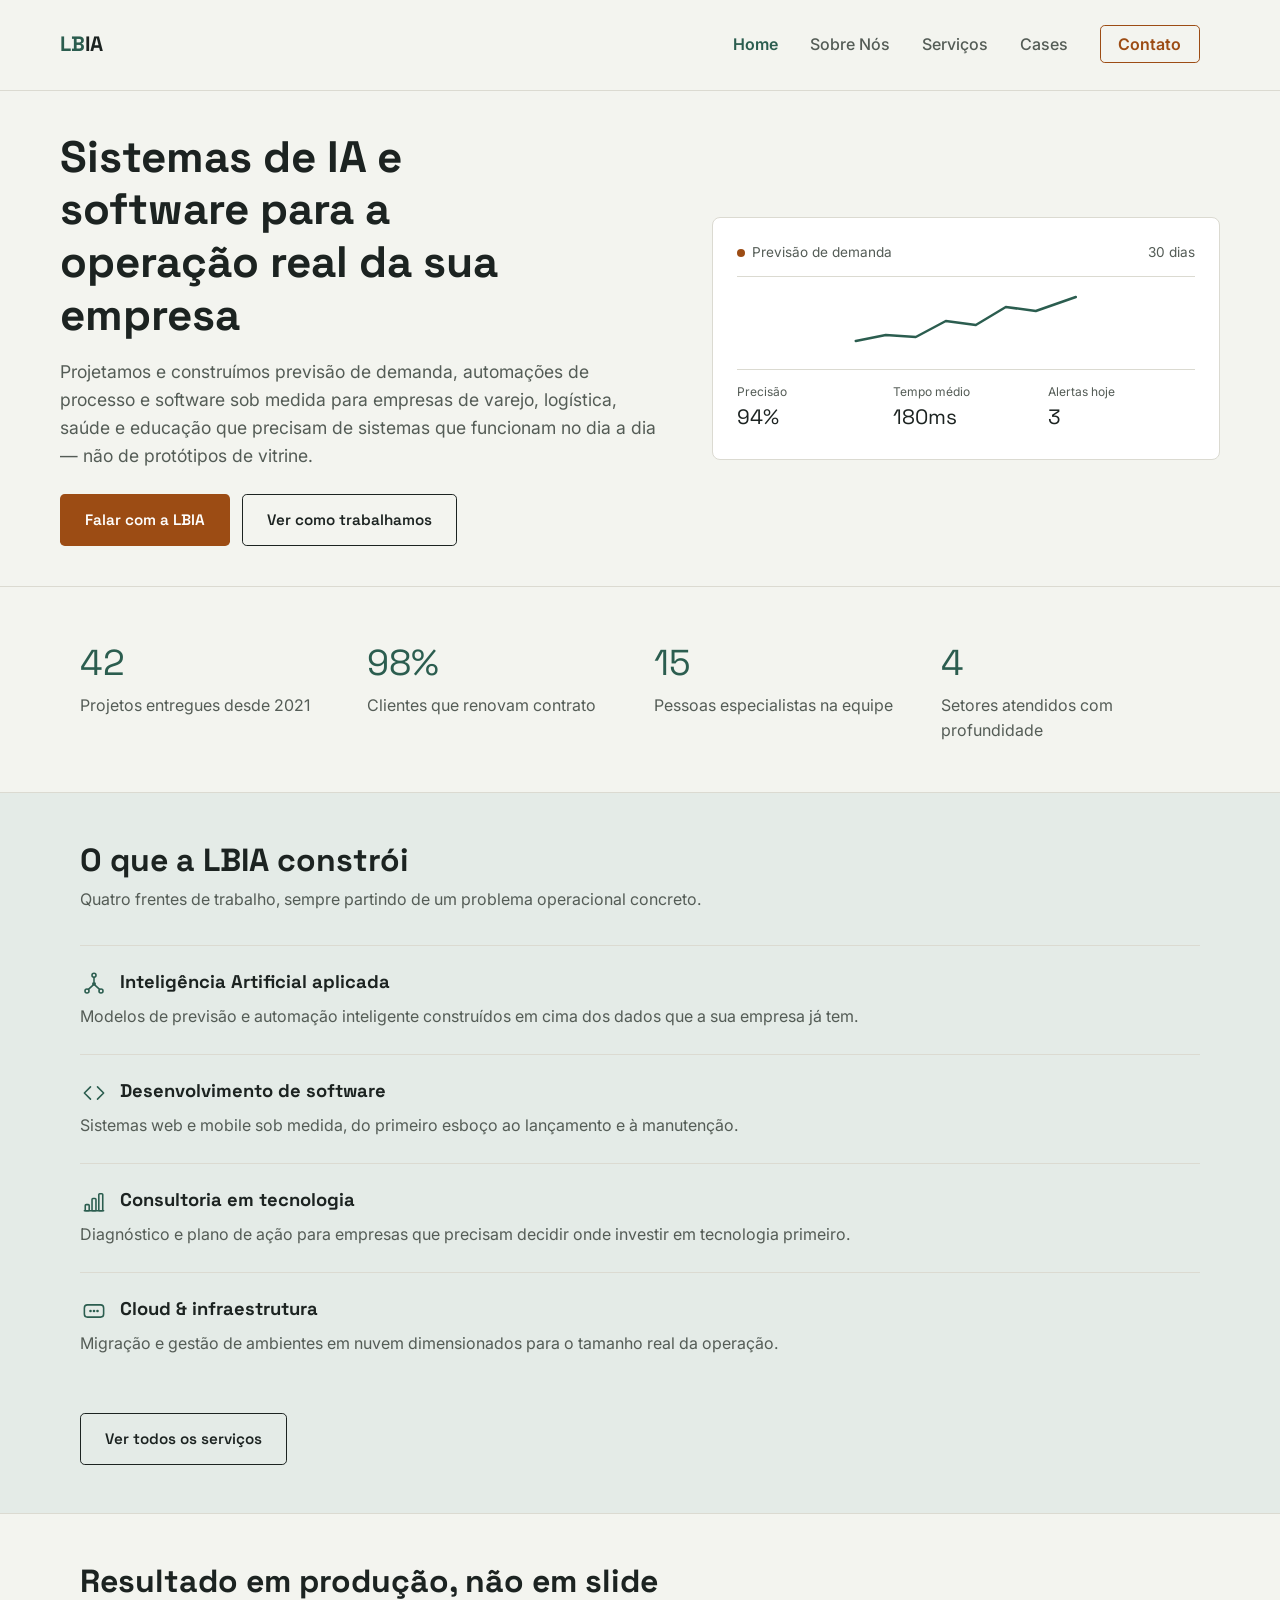
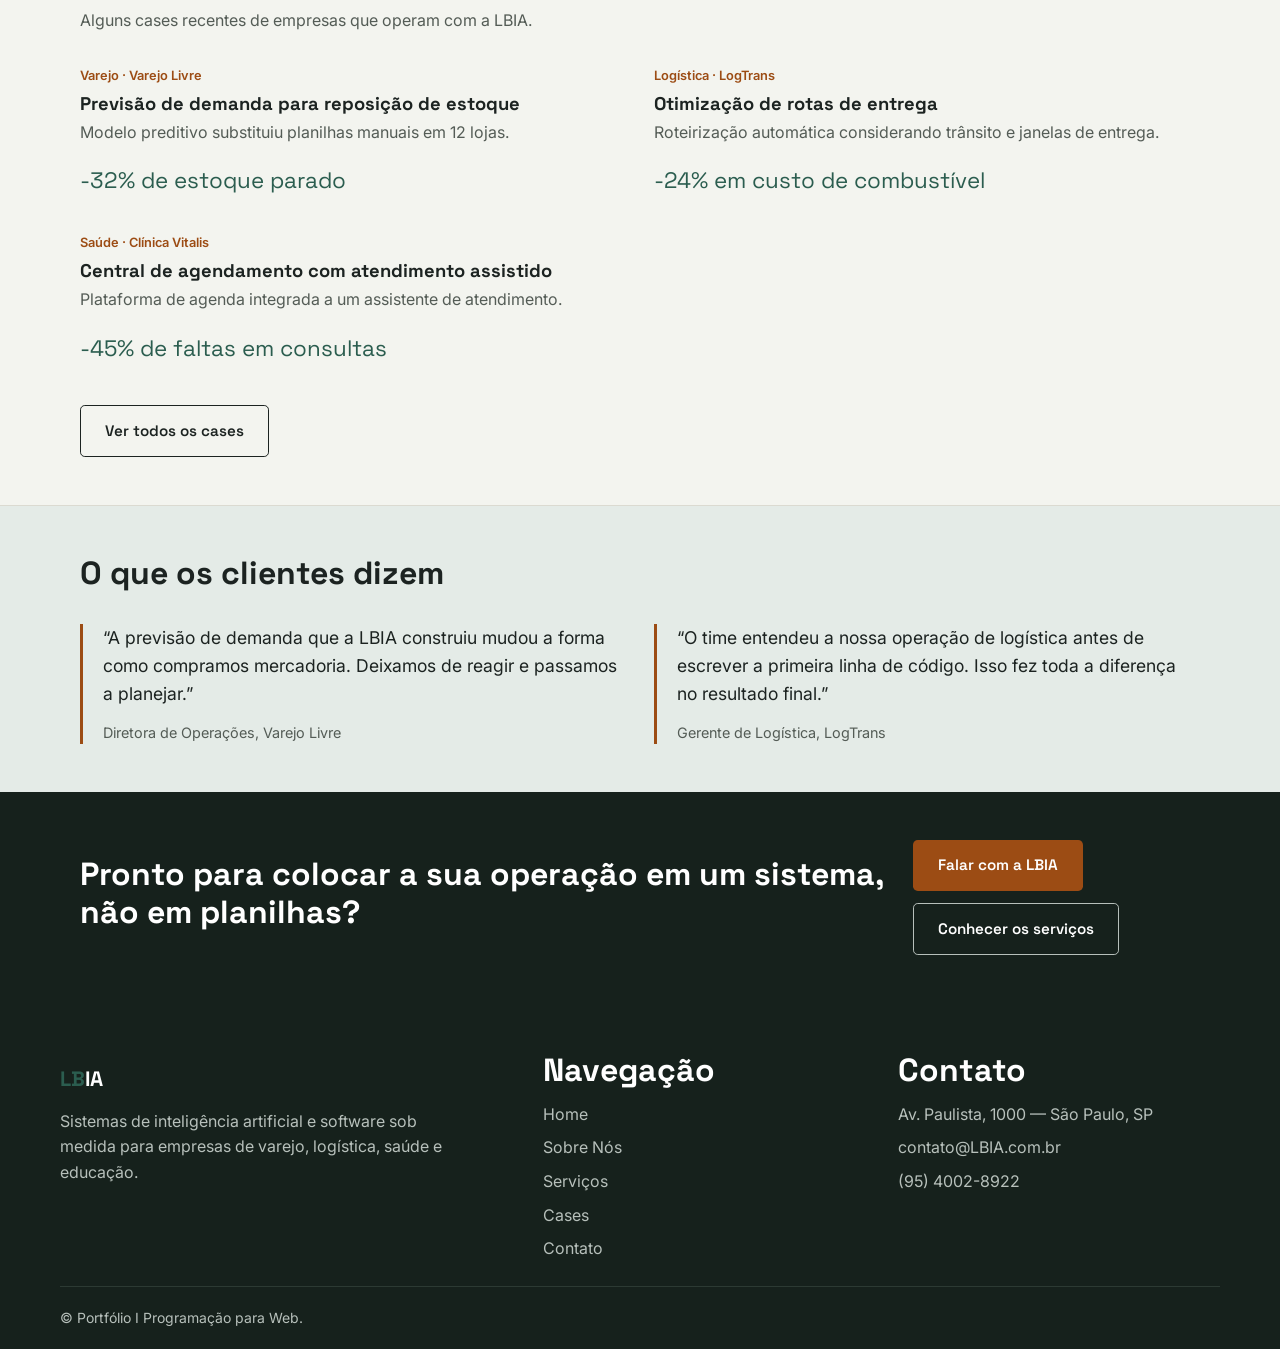
<file: index.html>
<!DOCTYPE html>
<html lang="pt-BR">
<head>
  <meta charset="UTF-8">
  <meta name="viewport" content="width=device-width, initial-scale=1.0">
  <title>LBIA — Sistemas de IA e software para a operação real da sua empresa</title>
  <meta name="description" content="A LBIA projeta e constrói previsão de demanda, automações de processo e software sob medida para empresas de varejo, logística, saúde e educação.">

  <!-- Fontes externas (Google Fonts), conforme exigido pela atividade -->
  <link rel="preconnect" href="https://fonts.googleapis.com">
  <link rel="preconnect" href="https://fonts.gstatic.com" crossorigin>
  <link href="https://fonts.googleapis.com/css2?family=Space+Grotesk:wght@500;600;700&family=Inter:wght@400;500;600&display=swap" rel="stylesheet">

  <link rel="icon" href="data:image/svg+xml,<svg xmlns=%22http://www.w3.org/2000/svg%22 viewBox=%220 0 32 32%22><rect width=%2232%22 height=%2232%22 rx=%228%22 fill=%22%232b5d4f%22/><circle cx=%2216%22 cy=%228%22 r=%222.6%22 fill=%22%23f3f4ef%22/><circle cx=%229%22 cy=%2224%22 r=%222.6%22 fill=%22%23f3f4ef%22/><circle cx=%2223%22 cy=%2224%22 r=%222.6%22 fill=%22%23f3f4ef%22/><line x1=%2216%22 y1=%2211%22 x2=%2216%22 y2=%2219%22 stroke=%22%23f3f4ef%22 stroke-width=%222%22/><line x1=%2211%22 y1=%2222.5%22 x2=%2215%22 y2=%2219%22 stroke=%22%23f3f4ef%22 stroke-width=%222%22/><line x1=%2221%22 y1=%2222.5%22 x2=%2217%22 y2=%2219%22 stroke=%22%23f3f4ef%22 stroke-width=%222%22/></svg>">

  <link rel="stylesheet" href="style.css">
</head>
<body>

  <!-- Link de pular navegação, para quem usa teclado ou leitor de tela -->
  <a class="skip-link" href="#conteudo-principal">Pular para o conteúdo principal</a>

  <!-- ===================== CABEÇALHO ===================== -->
  <header class="site-header">
    <div class="container header-inner">
      <a href="index.html" class="logo"><em>LB</em>IA</a>

      <input type="checkbox" id="nav-toggle" class="nav-toggle">
      <label for="nav-toggle" class="nav-toggle-label" aria-label="Abrir menu de navegação">
        <span></span><span></span><span></span>
      </label>

      <nav class="site-nav" aria-label="Navegação principal">
        <ul>
          <li><a href="index.html" aria-current="page">Home</a></li>
          <li><a href="sobre.html">Sobre Nós</a></li>
          <li><a href="servicos.html">Serviços</a></li>
          <li><a href="cases.html">Cases</a></li>
          <li><a href="contato.html" class="nav-cta">Contato</a></li>
        </ul>
      </nav>
    </div>
  </header>

  <main id="conteudo-principal">

    <!-- ===================== HERO ===================== -->
    <section class="hero container">
      <div class="hero-text">
        <h1>Sistemas de IA e software para a operação real da sua empresa</h1>
        <p class="lede">
          Projetamos e construímos previsão de demanda, automações de processo
          e software sob medida para empresas de varejo, logística, saúde e
          educação que precisam de sistemas que funcionam no dia a dia — não
          de protótipos de vitrine.
        </p>
        <div class="btn-row">
          <a href="contato.html" class="btn btn-primary">Falar com a LBIA</a>
          <a href="servicos.html" class="btn btn-secondary">Ver como trabalhamos</a>
        </div>
      </div>

      <!-- Painel esquemático ilustrativo: representa o tipo de interface que a LBIA costuma construir para os clientes -->
      <div class="hero-panel" aria-hidden="true">
        <div class="hero-panel-head">
          <span><span class="hero-panel-dot"></span>Previsão de demanda</span>
          <span>30 dias</span>
        </div>
        <div class="hero-panel-chart">
          <svg viewBox="0 0 220 60" width="100%" height="60" fill="none" stroke="currentColor" stroke-width="2.5" stroke-linecap="round" stroke-linejoin="round">
            <polyline points="0,48 30,42 60,44 90,28 120,32 150,14 180,18 220,4" />
          </svg>
        </div>
        <dl class="hero-panel-readouts">
          <div>
            <dt>Precisão</dt>
            <dd>94%</dd>
          </div>
          <div>
            <dt>Tempo médio</dt>
            <dd>180ms</dd>
          </div>
          <div>
            <dt>Alertas hoje</dt>
            <dd>3</dd>
          </div>
        </dl>
      </div>
    </section>

    <!-- ===================== ESTATÍSTICAS ===================== -->
    <section class="section">
      <div class="container">
        <dl class="stats">
          <div class="stat">
            <dt>42</dt>
            <dd>Projetos entregues desde 2021</dd>
          </div>
          <div class="stat">
            <dt>98%</dt>
            <dd>Clientes que renovam contrato</dd>
          </div>
          <div class="stat">
            <dt>15</dt>
            <dd>Pessoas especialistas na equipe</dd>
          </div>
          <div class="stat">
            <dt>4</dt>
            <dd>Setores atendidos com profundidade</dd>
          </div>
        </dl>
      </div>
    </section>

    <!-- ===================== SERVIÇOS (resumo) ===================== -->
    <section class="section section-tint">
      <div class="container">
        <div class="section-head">
          <h2>O que a LBIA constrói</h2>
          <p>Quatro frentes de trabalho, sempre partindo de um problema
            operacional concreto.</p>
        </div>

        <div class="service-rows-home rule-list">
          <div class="service-row">
            <div class="service-row-head">
              <svg width="28" height="28" viewBox="0 0 32 32" fill="none" stroke="currentColor" stroke-width="1.8" stroke-linecap="round" aria-hidden="true">
                <circle cx="16" cy="6" r="2.3"/>
                <circle cx="8" cy="24" r="2.3"/>
                <circle cx="24" cy="24" r="2.3"/>
                <circle cx="16" cy="16" r="2.3" fill="currentColor" stroke="none"/>
                <line x1="16" y1="8.3" x2="16" y2="13.7"/>
                <line x1="9.6" y1="22.2" x2="14.3" y2="17.9"/>
                <line x1="22.4" y1="22.2" x2="17.7" y2="17.9"/>
              </svg>
              <h3>Inteligência Artificial aplicada</h3>
            </div>
            <p>Modelos de previsão e automação inteligente construídos em
              cima dos dados que a sua empresa já tem.</p>
          </div>

          <div class="service-row">
            <div class="service-row-head">
              <svg width="28" height="28" viewBox="0 0 32 32" fill="none" stroke="currentColor" stroke-width="1.8" stroke-linecap="round" stroke-linejoin="round" aria-hidden="true">
                <polyline points="12,9 5,16 12,23"/>
                <polyline points="20,9 27,16 20,23"/>
              </svg>
              <h3>Desenvolvimento de software</h3>
            </div>
            <p>Sistemas web e mobile sob medida, do primeiro esboço ao
              lançamento e à manutenção.</p>
          </div>

          <div class="service-row">
            <div class="service-row-head">
              <svg width="28" height="28" viewBox="0 0 32 32" fill="none" stroke="currentColor" stroke-width="1.8" stroke-linecap="round" stroke-linejoin="round" aria-hidden="true">
                <line x1="5" y1="26" x2="27" y2="26"/>
                <rect x="6" y="19" width="4.5" height="7" rx="1"/>
                <rect x="13.75" y="12" width="4.5" height="14" rx="1"/>
                <rect x="21.5" y="6.5" width="4.5" height="19.5" rx="1"/>
              </svg>
              <h3>Consultoria em tecnologia</h3>
            </div>
            <p>Diagnóstico e plano de ação para empresas que precisam decidir
              onde investir em tecnologia primeiro.</p>
          </div>

          <div class="service-row">
            <div class="service-row-head">
              <svg width="28" height="28" viewBox="0 0 32 32" fill="none" stroke="currentColor" stroke-width="1.8" stroke-linecap="round" stroke-linejoin="round" aria-hidden="true">
                <rect x="5" y="9" width="22" height="14" rx="3.5"/>
                <circle cx="12" cy="16" r="1.5" fill="currentColor" stroke="none"/>
                <circle cx="16" cy="16" r="1.5" fill="currentColor" stroke="none"/>
                <circle cx="20" cy="16" r="1.5" fill="currentColor" stroke="none"/>
              </svg>
              <h3>Cloud &amp; infraestrutura</h3>
            </div>
            <p>Migração e gestão de ambientes em nuvem dimensionados para o
              tamanho real da operação.</p>
          </div>
        </div>

        <div class="section-foot">
          <a href="servicos.html" class="btn btn-secondary">Ver todos os serviços</a>
        </div>
      </div>
    </section>

    <!-- ===================== CASES (resumo) ===================== -->
    <section class="section">
      <div class="container">
        <div class="section-head">
          <h2>Resultado em produção, não em slide</h2>
          <p>Alguns cases recentes de empresas que operam com a LBIA.</p>
        </div>

        <div class="grid case-grid">
          <article class="case-preview">
            <p class="tag">Varejo · Varejo Livre</p>
            <h3>Previsão de demanda para reposição de estoque</h3>
            <p>Modelo preditivo substituiu planilhas manuais em 12 lojas.</p>
            <p class="result">-32% de estoque parado</p>
          </article>

          <article class="case-preview">
            <p class="tag">Logística · LogTrans</p>
            <h3>Otimização de rotas de entrega</h3>
            <p>Roteirização automática considerando trânsito e janelas de entrega.</p>
            <p class="result">-24% em custo de combustível</p>
          </article>

          <article class="case-preview">
            <p class="tag">Saúde · Clínica Vitalis</p>
            <h3>Central de agendamento com atendimento assistido</h3>
            <p>Plataforma de agenda integrada a um assistente de atendimento.</p>
            <p class="result">-45% de faltas em consultas</p>
          </article>
        </div>

        <div class="section-foot">
          <a href="cases.html" class="btn btn-secondary">Ver todos os cases</a>
        </div>
      </div>
    </section>

    <!-- ===================== DEPOIMENTOS ===================== -->
    <section class="section section-tint">
      <div class="container">
        <div class="section-head">
          <h2>O que os clientes dizem</h2>
        </div>

        <div class="quotes">
          <blockquote class="quote">
            <p>“A previsão de demanda que a LBIA construiu mudou a forma
              como compramos mercadoria. Deixamos de reagir e passamos a
              planejar.”</p>
            <footer>Diretora de Operações, Varejo Livre</footer>
          </blockquote>

          <blockquote class="quote">
            <p>“O time entendeu a nossa operação de logística antes de
              escrever a primeira linha de código. Isso fez toda a
              diferença no resultado final.”</p>
            <footer>Gerente de Logística, LogTrans</footer>
          </blockquote>
        </div>
      </div>
    </section>

    <!-- ===================== CHAMADA FINAL ===================== -->
    <section class="section section-dark">
      <div class="container cta-band">
        <div>
          <h2>Pronto para colocar a sua operação em um sistema, não em planilhas?</h2>
        </div>
        <div class="btn-row">
          <a href="contato.html" class="btn btn-primary">Falar com a LBIA</a>
          <a href="servicos.html" class="btn btn-secondary">Conhecer os serviços</a>
        </div>
      </div>
    </section>

  </main>

  <!-- ===================== RODAPÉ ===================== -->
  <footer class="site-footer">
    <div class="container footer-inner">
      <div class="footer-brand">
        <p class="logo"><em>LB</em>IA</p>
        <p>Sistemas de inteligência artificial e software sob medida para
          empresas de varejo, logística, saúde e educação.</p>
      </div>

      <nav class="footer-col" aria-label="Links do rodapé">
        <h2>Navegação</h2>
        <ul>
          <li><a href="index.html">Home</a></li>
          <li><a href="sobre.html">Sobre Nós</a></li>
          <li><a href="servicos.html">Serviços</a></li>
          <li><a href="cases.html">Cases</a></li>
          <li><a href="contato.html">Contato</a></li>
        </ul>
      </nav>

      <div class="footer-col">
        <h2>Contato</h2>
        <address>
          <span>Av. Paulista, 1000 — São Paulo, SP</span>
          <a href="mailto:contato@LBIA.com.br">contato@LBIA.com.br</a>
          <a href="tel:+559540028922">(95) 4002-8922</a>
        </address>
      </div>
    </div>

    <div class="container footer-bottom">
      <p>&copy; Portfólio I Programação para Web.</p>
    </div>
  </footer>

</body>
</html>
</file>
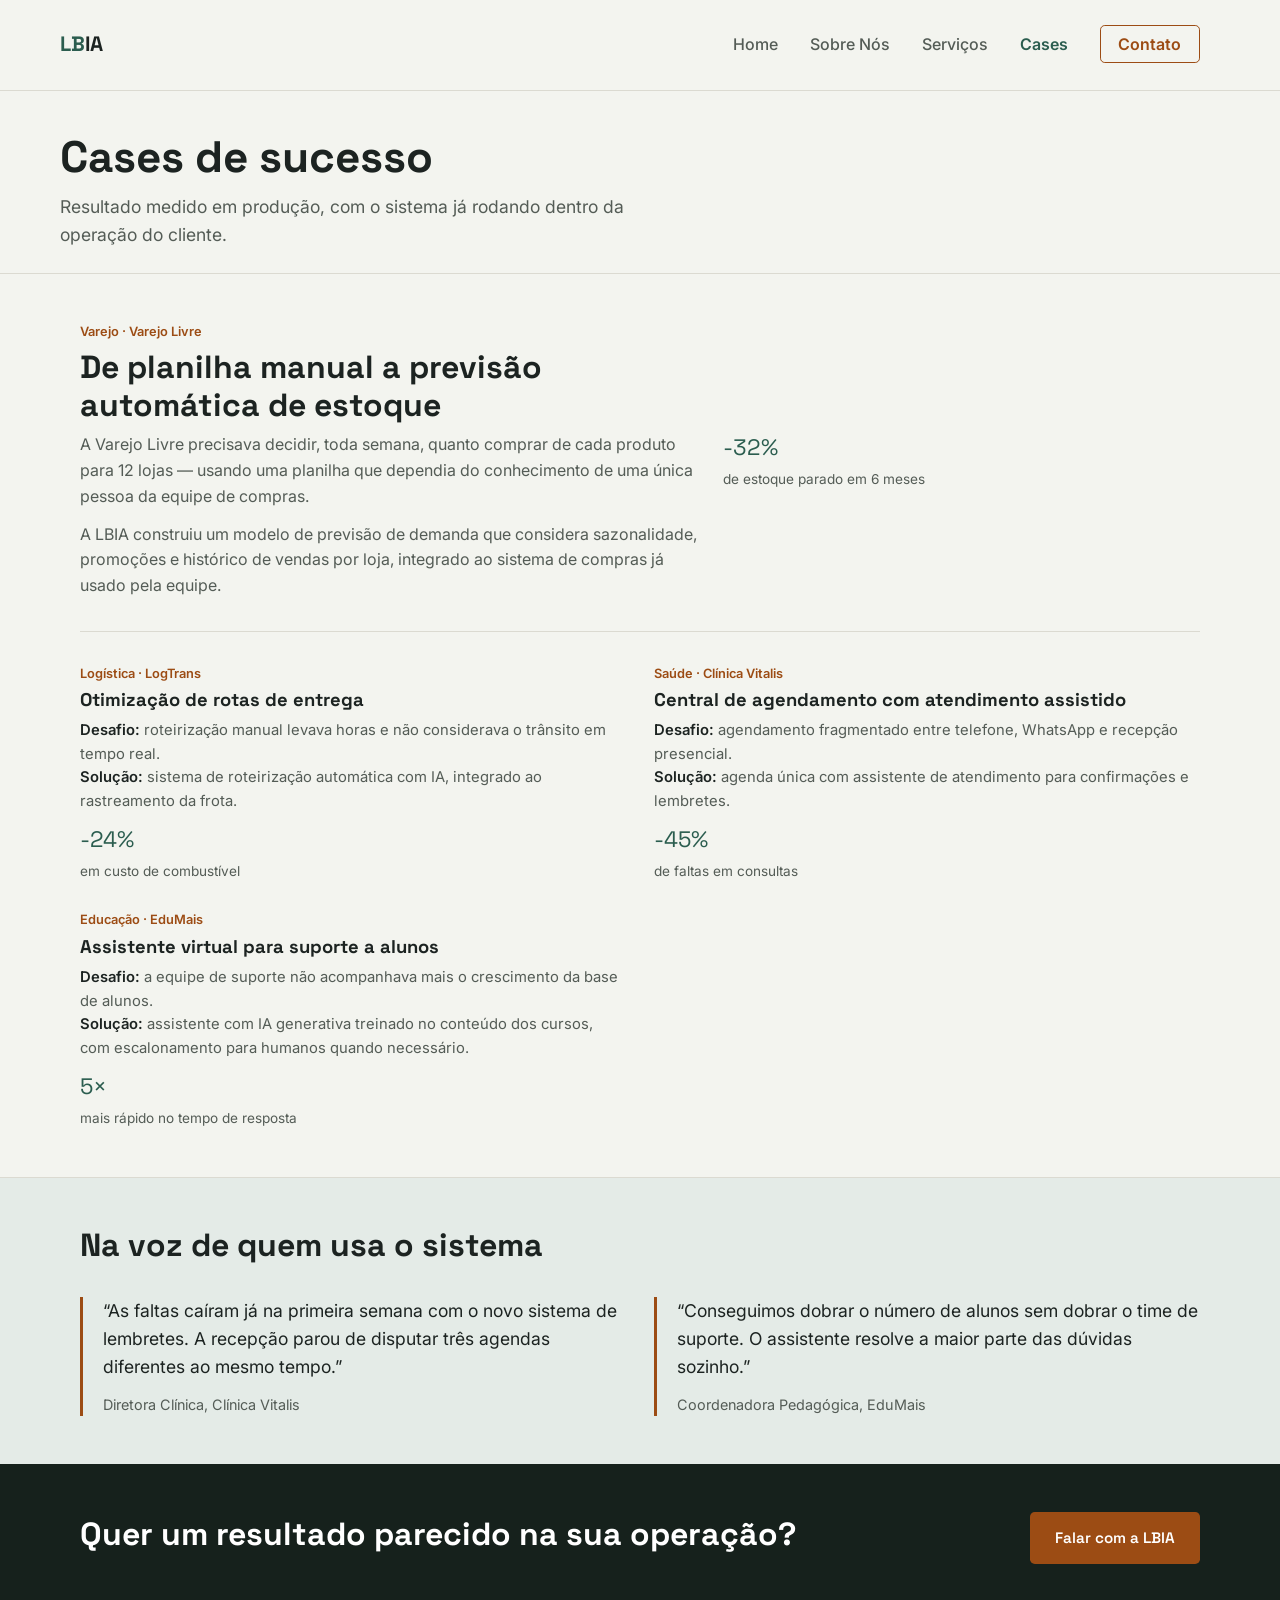
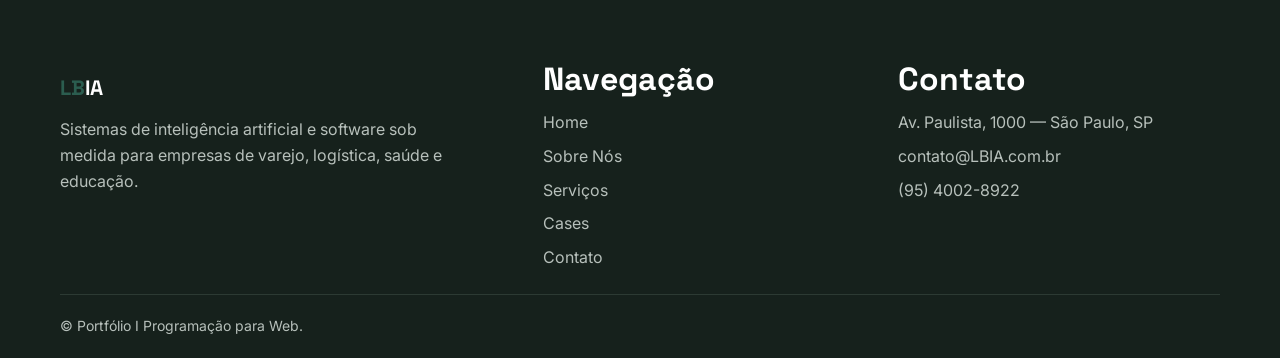
<file: cases.html>
<!DOCTYPE html>
<html lang="pt-BR">
<head>
  <meta charset="UTF-8">
  <meta name="viewport" content="width=device-width, initial-scale=1.0">
  <title>Cases de Sucesso — LBIA</title>
  <meta name="description" content="Resultados reais de clientes da LBIA em varejo, logística, saúde e educação — previsão de demanda, automação e software sob medida.">

  <link rel="preconnect" href="https://fonts.googleapis.com">
  <link rel="preconnect" href="https://fonts.gstatic.com" crossorigin>
  <link href="https://fonts.googleapis.com/css2?family=Space+Grotesk:wght@500;600;700&family=Inter:wght@400;500;600&display=swap" rel="stylesheet">

  <link rel="icon" href="data:image/svg+xml,<svg xmlns=%22http://www.w3.org/2000/svg%22 viewBox=%220 0 32 32%22><rect width=%2232%22 height=%2232%22 rx=%228%22 fill=%22%232b5d4f%22/><circle cx=%2216%22 cy=%228%22 r=%222.6%22 fill=%22%23f3f4ef%22/><circle cx=%229%22 cy=%2224%22 r=%222.6%22 fill=%22%23f3f4ef%22/><circle cx=%2223%22 cy=%2224%22 r=%222.6%22 fill=%22%23f3f4ef%22/><line x1=%2216%22 y1=%2211%22 x2=%2216%22 y2=%2219%22 stroke=%22%23f3f4ef%22 stroke-width=%222%22/><line x1=%2211%22 y1=%2222.5%22 x2=%2215%22 y2=%2219%22 stroke=%22%23f3f4ef%22 stroke-width=%222%22/><line x1=%2221%22 y1=%2222.5%22 x2=%2217%22 y2=%2219%22 stroke=%22%23f3f4ef%22 stroke-width=%222%22/></svg>">

  <link rel="stylesheet" href="style.css">
</head>
<body>

  <a class="skip-link" href="#conteudo-principal">Pular para o conteúdo principal</a>

  <!-- ===================== CABEÇALHO ===================== -->
  <header class="site-header">
    <div class="container header-inner">
      <a href="index.html" class="logo"><em>LB</em>IA</a>

      <input type="checkbox" id="nav-toggle" class="nav-toggle">
      <label for="nav-toggle" class="nav-toggle-label" aria-label="Abrir menu de navegação">
        <span></span><span></span><span></span>
      </label>

      <nav class="site-nav" aria-label="Navegação principal">
        <ul>
          <li><a href="index.html">Home</a></li>
          <li><a href="sobre.html">Sobre Nós</a></li>
          <li><a href="servicos.html">Serviços</a></li>
          <li><a href="cases.html" aria-current="page">Cases</a></li>
          <li><a href="contato.html" class="nav-cta">Contato</a></li>
        </ul>
      </nav>
    </div>
  </header>

  <main id="conteudo-principal">

    <!-- ===================== CABEÇALHO DA PÁGINA ===================== -->
    <section class="page-head container">
      <h1>Cases de sucesso</h1>
      <p class="lede">Resultado medido em produção, com o sistema já
        rodando dentro da operação do cliente.</p>
    </section>

    <!-- ===================== CASE EM DESTAQUE ===================== -->
    <section class="section">
      <div class="container">
        <div class="case-featured">
          <div>
            <p class="tag">Varejo · Varejo Livre</p>
            <h2>De planilha manual a previsão automática de estoque</h2>
            <p>A Varejo Livre precisava decidir, toda semana, quanto
              comprar de cada produto para 12 lojas — usando uma planilha
              que dependia do conhecimento de uma única pessoa da equipe de
              compras.</p>
            <p>A LBIA construiu um modelo de previsão de demanda que
              considera sazonalidade, promoções e histórico de vendas por
              loja, integrado ao sistema de compras já usado pela equipe.</p>
          </div>
          <div class="result-figure">
            -32%
            <span>de estoque parado em 6 meses</span>
          </div>
        </div>

        <!-- ===================== DEMAIS CASES ===================== -->
        <div class="case-grid">
          <article class="case-item">
            <p class="tag">Logística · LogTrans</p>
            <h3>Otimização de rotas de entrega</h3>
            <dl>
              <div><dt>Desafio:</dt> <dd>roteirização manual levava horas e
                não considerava o trânsito em tempo real.</dd></div>
              <div><dt>Solução:</dt> <dd>sistema de roteirização automática
                com IA, integrado ao rastreamento da frota.</dd></div>
            </dl>
            <p class="result-figure">
              -24%
              <span>em custo de combustível</span>
            </p>
          </article>

          <article class="case-item">
            <p class="tag">Saúde · Clínica Vitalis</p>
            <h3>Central de agendamento com atendimento assistido</h3>
            <dl>
              <div><dt>Desafio:</dt> <dd>agendamento fragmentado entre
                telefone, WhatsApp e recepção presencial.</dd></div>
              <div><dt>Solução:</dt> <dd>agenda única com assistente de
                atendimento para confirmações e lembretes.</dd></div>
            </dl>
            <p class="result-figure">
              -45%
              <span>de faltas em consultas</span>
            </p>
          </article>

          <article class="case-item">
            <p class="tag">Educação · EduMais</p>
            <h3>Assistente virtual para suporte a alunos</h3>
            <dl>
              <div><dt>Desafio:</dt> <dd>a equipe de suporte não acompanhava
                mais o crescimento da base de alunos.</dd></div>
              <div><dt>Solução:</dt> <dd>assistente com IA generativa
                treinado no conteúdo dos cursos, com escalonamento para
                humanos quando necessário.</dd></div>
            </dl>
            <p class="result-figure">
              5×
              <span>mais rápido no tempo de resposta</span>
            </p>
          </article>
        </div>
      </div>
    </section>

    <!-- ===================== DEPOIMENTOS ===================== -->
    <section class="section section-tint">
      <div class="container">
        <div class="section-head">
          <h2>Na voz de quem usa o sistema</h2>
        </div>

        <div class="quotes">
          <blockquote class="quote">
            <p>“As faltas caíram já na primeira semana com o novo sistema
              de lembretes. A recepção parou de disputar três agendas
              diferentes ao mesmo tempo.”</p>
            <footer>Diretora Clínica, Clínica Vitalis</footer>
          </blockquote>

          <blockquote class="quote">
            <p>“Conseguimos dobrar o número de alunos sem dobrar o time de
              suporte. O assistente resolve a maior parte das dúvidas
              sozinho.”</p>
            <footer>Coordenadora Pedagógica, EduMais</footer>
          </blockquote>
        </div>
      </div>
    </section>

    <!-- ===================== CHAMADA FINAL ===================== -->
    <section class="section section-dark">
      <div class="container cta-band">
        <div>
          <h2>Quer um resultado parecido na sua operação?</h2>
        </div>
        <div class="btn-row">
          <a href="contato.html" class="btn btn-primary">Falar com a LBIA</a>
        </div>
      </div>
    </section>

  </main>

  <!-- ===================== RODAPÉ ===================== -->
  <footer class="site-footer">
    <div class="container footer-inner">
      <div class="footer-brand">
        <p class="logo"><em>LB</em>IA</p>
        <p>Sistemas de inteligência artificial e software sob medida para
          empresas de varejo, logística, saúde e educação.</p>
      </div>

      <nav class="footer-col" aria-label="Links do rodapé">
        <h2>Navegação</h2>
        <ul>
          <li><a href="index.html">Home</a></li>
          <li><a href="sobre.html">Sobre Nós</a></li>
          <li><a href="servicos.html">Serviços</a></li>
          <li><a href="cases.html">Cases</a></li>
          <li><a href="contato.html">Contato</a></li>
        </ul>
      </nav>

      <div class="footer-col">
        <h2>Contato</h2>
        <address>
          <span>Av. Paulista, 1000 — São Paulo, SP</span>
          <a href="mailto:contato@LBIA.com.br">contato@LBIA.com.br</a>
          <a href="tel:+559540028922">(95) 4002-8922</a>
        </address>
      </div>
    </div>

    <div class="container footer-bottom">
      <p>&copy; Portfólio I Programação para Web.</p>
    </div>
  </footer>
</body>
</html>
</file>
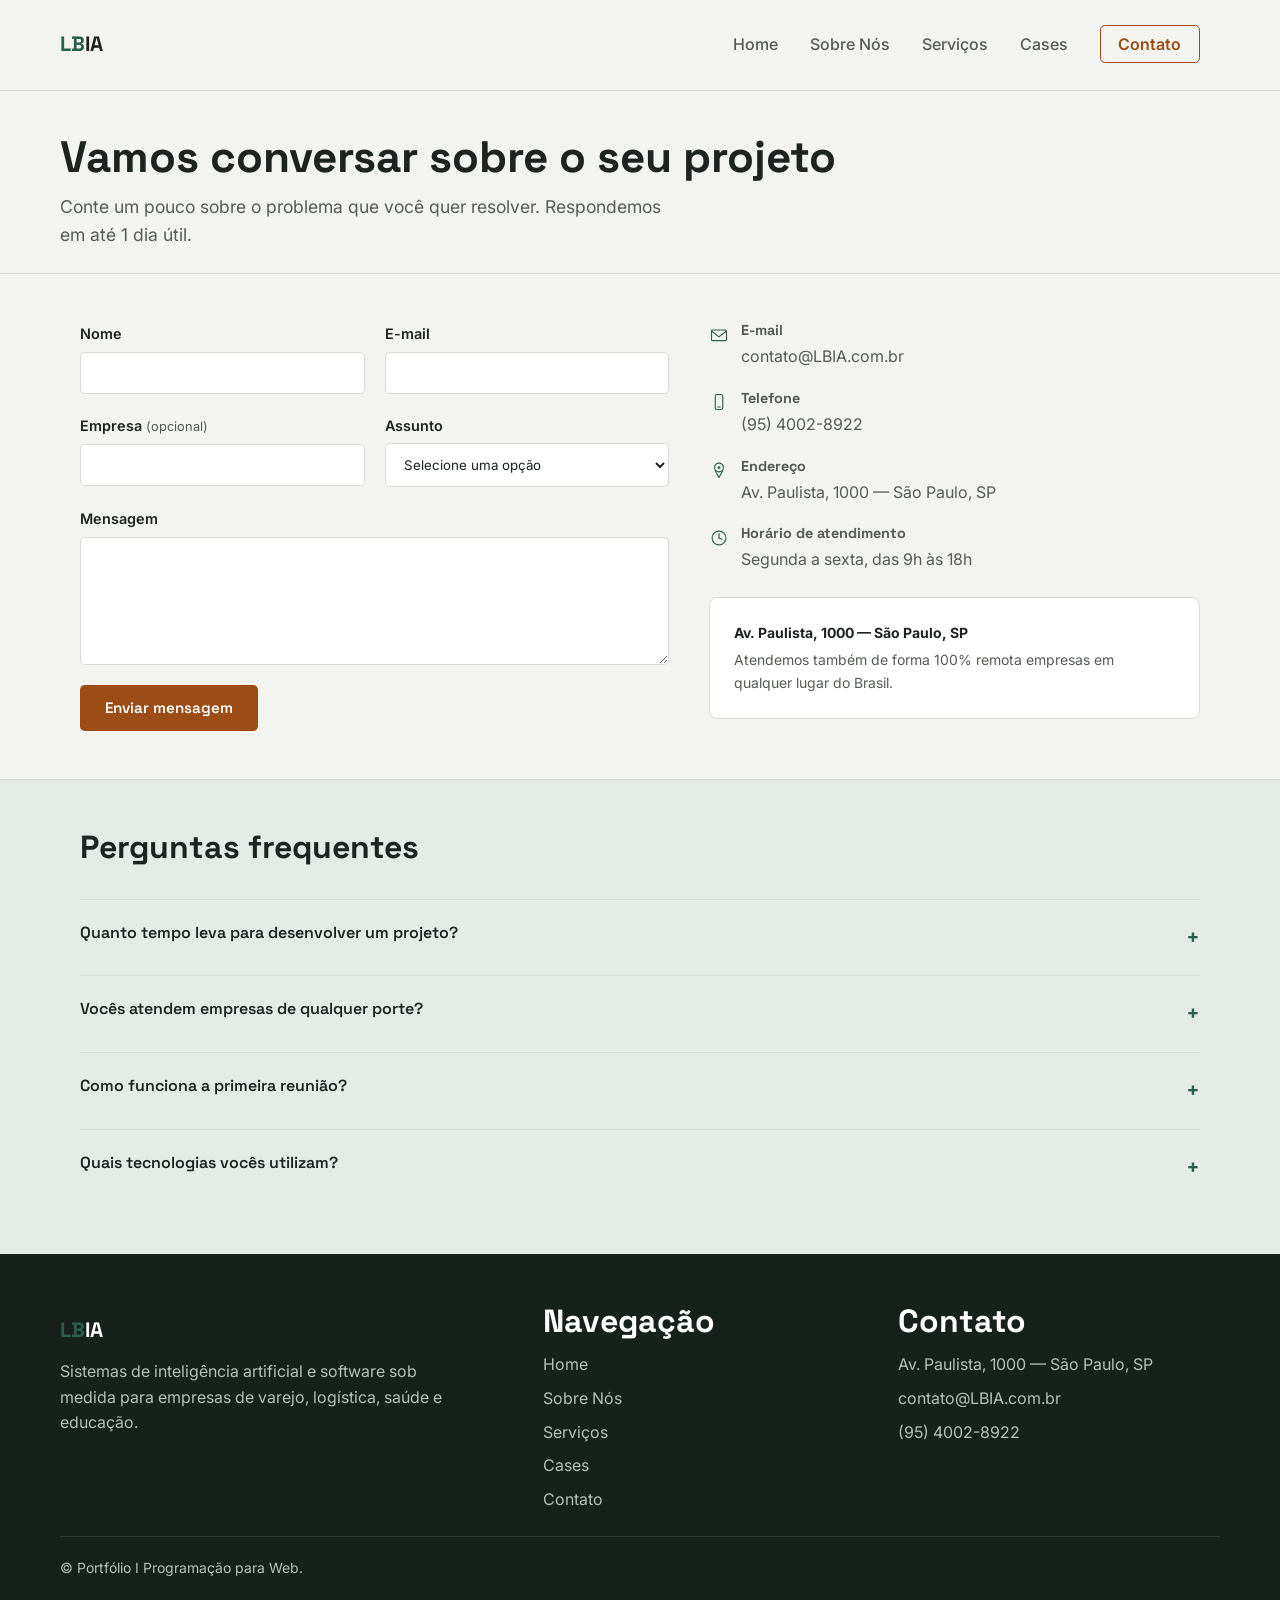
<file: contato.html>
<!DOCTYPE html>
<html lang="pt-BR">
<head>
  <meta charset="UTF-8">
  <meta name="viewport" content="width=device-width, initial-scale=1.0">
  <title>Contato — LBIA</title>
  <meta name="description" content="Fale com a LBIA sobre o seu projeto de inteligência artificial, software ou consultoria em tecnologia.">

  <link rel="preconnect" href="https://fonts.googleapis.com">
  <link rel="preconnect" href="https://fonts.gstatic.com" crossorigin>
  <link href="https://fonts.googleapis.com/css2?family=Space+Grotesk:wght@500;600;700&family=Inter:wght@400;500;600&display=swap" rel="stylesheet">

  <link rel="icon" href="data:image/svg+xml,<svg xmlns=%22http://www.w3.org/2000/svg%22 viewBox=%220 0 32 32%22><rect width=%2232%22 height=%2232%22 rx=%228%22 fill=%22%232b5d4f%22/><circle cx=%2216%22 cy=%228%22 r=%222.6%22 fill=%22%23f3f4ef%22/><circle cx=%229%22 cy=%2224%22 r=%222.6%22 fill=%22%23f3f4ef%22/><circle cx=%2223%22 cy=%2224%22 r=%222.6%22 fill=%22%23f3f4ef%22/><line x1=%2216%22 y1=%2211%22 x2=%2216%22 y2=%2219%22 stroke=%22%23f3f4ef%22 stroke-width=%222%22/><line x1=%2211%22 y1=%2222.5%22 x2=%2215%22 y2=%2219%22 stroke=%22%23f3f4ef%22 stroke-width=%222%22/><line x1=%2221%22 y1=%2222.5%22 x2=%2217%22 y2=%2219%22 stroke=%22%23f3f4ef%22 stroke-width=%222%22/></svg>">

  <link rel="stylesheet" href="style.css">
</head>
<body>

  <a class="skip-link" href="#conteudo-principal">Pular para o conteúdo principal</a>

  <!-- ===================== CABEÇALHO ===================== -->
  <header class="site-header">
    <div class="container header-inner">
      <a href="index.html" class="logo"><em>LB</em>IA</a>

      <input type="checkbox" id="nav-toggle" class="nav-toggle">
      <label for="nav-toggle" class="nav-toggle-label" aria-label="Abrir menu de navegação">
        <span></span><span></span><span></span>
      </label>

      <nav class="site-nav" aria-label="Navegação principal">
        <ul>
          <li><a href="index.html">Home</a></li>
          <li><a href="sobre.html">Sobre Nós</a></li>
          <li><a href="servicos.html">Serviços</a></li>
          <li><a href="cases.html">Cases</a></li>
          <li><a href="contato.html" class="nav-cta" aria-current="page">Contato</a></li>
        </ul>
      </nav>
    </div>
  </header>

  <main id="conteudo-principal">

    <!-- ===================== CABEÇALHO DA PÁGINA ===================== -->
    <section class="page-head container">
      <h1>Vamos conversar sobre o seu projeto</h1>
      <p class="lede">Conte um pouco sobre o problema que você quer
        resolver. Respondemos em até 1 dia útil.</p>
    </section>

    <!-- ===================== FORMULÁRIO E INFORMAÇÕES ===================== -->
    <section class="section">
      <div class="container contact-layout">

        <!-- Formulário de contato. -->
        <form class="contact-form" method="post">
          <div class="form-row">
            <div class="form-field">
              <label for="nome">Nome</label>
              <input type="text" id="nome" name="nome" autocomplete="name" required>
            </div>
            <div class="form-field">
              <label for="email">E-mail</label>
              <input type="email" id="email" name="email" autocomplete="email" required>
            </div>
          </div>

          <div class="form-row">
            <div class="form-field">
              <label for="empresa">Empresa <span class="hint">(opcional)</span></label>
              <input type="text" id="empresa" name="empresa" autocomplete="organization">
            </div>
            <div class="form-field">
              <label for="assunto">Assunto</label>
              <select id="assunto" name="assunto" required>
                <option value="">Selecione uma opção</option>
                <option value="orcamento">Orçamento de projeto</option>
                <option value="duvida">Dúvida sobre serviços</option>
                <option value="suporte">Suporte a cliente atual</option>
                <option value="outro">Outro assunto</option>
              </select>
            </div>
          </div>

          <div class="form-field">
            <label for="mensagem">Mensagem</label>
            <textarea id="mensagem" name="mensagem" required></textarea>
          </div>

          <div>
            <button type="submit" class="btn btn-primary">Enviar mensagem</button>
          </div>
        </form>

        <!-- Informações de contato e localização -->
        <div class="contact-info">
          <address>
            <div class="contact-info-item">
              <svg width="20" height="20" viewBox="0 0 32 32" fill="none" stroke="currentColor" stroke-width="1.8" stroke-linecap="round" stroke-linejoin="round" aria-hidden="true">
                <rect x="4" y="8" width="24" height="17" rx="2"/>
                <polyline points="4,9.5 16,19 28,9.5"/>
              </svg>
              <div>
                <h3>E-mail</h3>
                <p><a href="mailto:contato@LBIA.com.br">contato@LBIA.com.br</a></p>
              </div>
            </div>

            <div class="contact-info-item">
              <svg width="20" height="20" viewBox="0 0 32 32" fill="none" stroke="currentColor" stroke-width="1.8" stroke-linecap="round" stroke-linejoin="round" aria-hidden="true">
                <rect x="10" y="4" width="12" height="24" rx="3"/>
                <line x1="14" y1="24" x2="18" y2="24"/>
              </svg>
              <div>
                <h3>Telefone</h3>
                <p><a href="tel:+559540028922">(95) 4002-8922</a></p>
              </div>
            </div>

            <div class="contact-info-item">
              <svg width="20" height="20" viewBox="0 0 32 32" fill="none" stroke="currentColor" stroke-width="1.8" stroke-linecap="round" stroke-linejoin="round" aria-hidden="true">
                <circle cx="16" cy="12" r="7"/>
                <polyline points="10,17 16,28 22,17"/>
                <circle cx="16" cy="12" r="2.2" fill="currentColor" stroke="none"/>
              </svg>
              <div>
                <h3>Endereço</h3>
                <p>Av. Paulista, 1000 — São Paulo, SP</p>
              </div>
            </div>

            <div class="contact-info-item">
              <svg width="20" height="20" viewBox="0 0 32 32" fill="none" stroke="currentColor" stroke-width="1.8" stroke-linecap="round" stroke-linejoin="round" aria-hidden="true">
                <circle cx="16" cy="16" r="11"/>
                <line x1="16" y1="16" x2="16" y2="9"/>
                <line x1="16" y1="16" x2="21" y2="18"/>
              </svg>
              <div>
                <h3>Horário de atendimento</h3>
                <p>Segunda a sexta, das 9h às 18h</p>
              </div>
            </div>
          </address>

          <div class="map-panel">
            <p><strong>Av. Paulista, 1000 — São Paulo, SP</strong>
              Atendemos também de forma 100% remota empresas em qualquer
              lugar do Brasil.</p>
          </div>
        </div>

      </div>
    </section>

    <!-- ===================== PERGUNTAS FREQUENTES ===================== -->
    <section class="section section-tint">
      <div class="container">
        <div class="section-head">
          <h2>Perguntas frequentes</h2>
        </div>

        <div class="faq-list">
          <details class="faq-item">
            <summary>Quanto tempo leva para desenvolver um projeto?</summary>
            <p>Depende do escopo, mas a maioria dos projetos entrega a
              primeira versão em produção entre 6 e 12 semanas, em ciclos
              de duas semanas.</p>
          </details>

          <details class="faq-item">
            <summary>Vocês atendem empresas de qualquer porte?</summary>
            <p>Trabalhamos principalmente com empresas de médio porte dos
              setores de varejo, logística, saúde e educação — é onde
              temos mais profundidade para entregar resultado rápido.</p>
          </details>

          <details class="faq-item">
            <summary>Como funciona a primeira reunião?</summary>
            <p>É uma conversa de 30 minutos para entender o problema, sem
              compromisso. Se fizer sentido, enviamos uma proposta com
              escopo e prazo em até 3 dias úteis.</p>
          </details>

          <details class="faq-item">
            <summary>Quais tecnologias vocês utilizam?</summary>
            <p>Variam conforme o projeto, mas trabalhamos com Python para
              os modelos de IA e tecnologias web modernas para os
              sistemas — sempre priorizando o que for mais fácil de manter
              pela sua equipe no futuro.</p>
          </details>
        </div>
      </div>
    </section>

  </main>

  <!-- ===================== RODAPE ===================== -->
  <footer class="site-footer">
    <div class="container footer-inner">
      <div class="footer-brand">
        <p class="logo"><em>LB</em>IA</p>
        <p>Sistemas de inteligência artificial e software sob medida para
          empresas de varejo, logística, saúde e educação.</p>
      </div>

      <nav class="footer-col" aria-label="Links do rodapé">
        <h2>Navegação</h2>
        <ul>
          <li><a href="index.html">Home</a></li>
          <li><a href="sobre.html">Sobre Nós</a></li>
          <li><a href="servicos.html">Serviços</a></li>
          <li><a href="cases.html">Cases</a></li>
          <li><a href="contato.html">Contato</a></li>
        </ul>
      </nav>

      <div class="footer-col">
        <h2>Contato</h2>
        <address>
          <span>Av. Paulista, 1000 — São Paulo, SP</span>
          <a href="mailto:contato@LBIA.com.br">contato@LBIA.com.br</a>
          <a href="tel:+559540028922">(95) 4002-8922</a>
        </address>
      </div>
    </div>

    <div class="container footer-bottom">
      <p>&copy; Portfólio I Programação para Web.</p>
    </div>
  </footer>

</body>
</html>
</file>
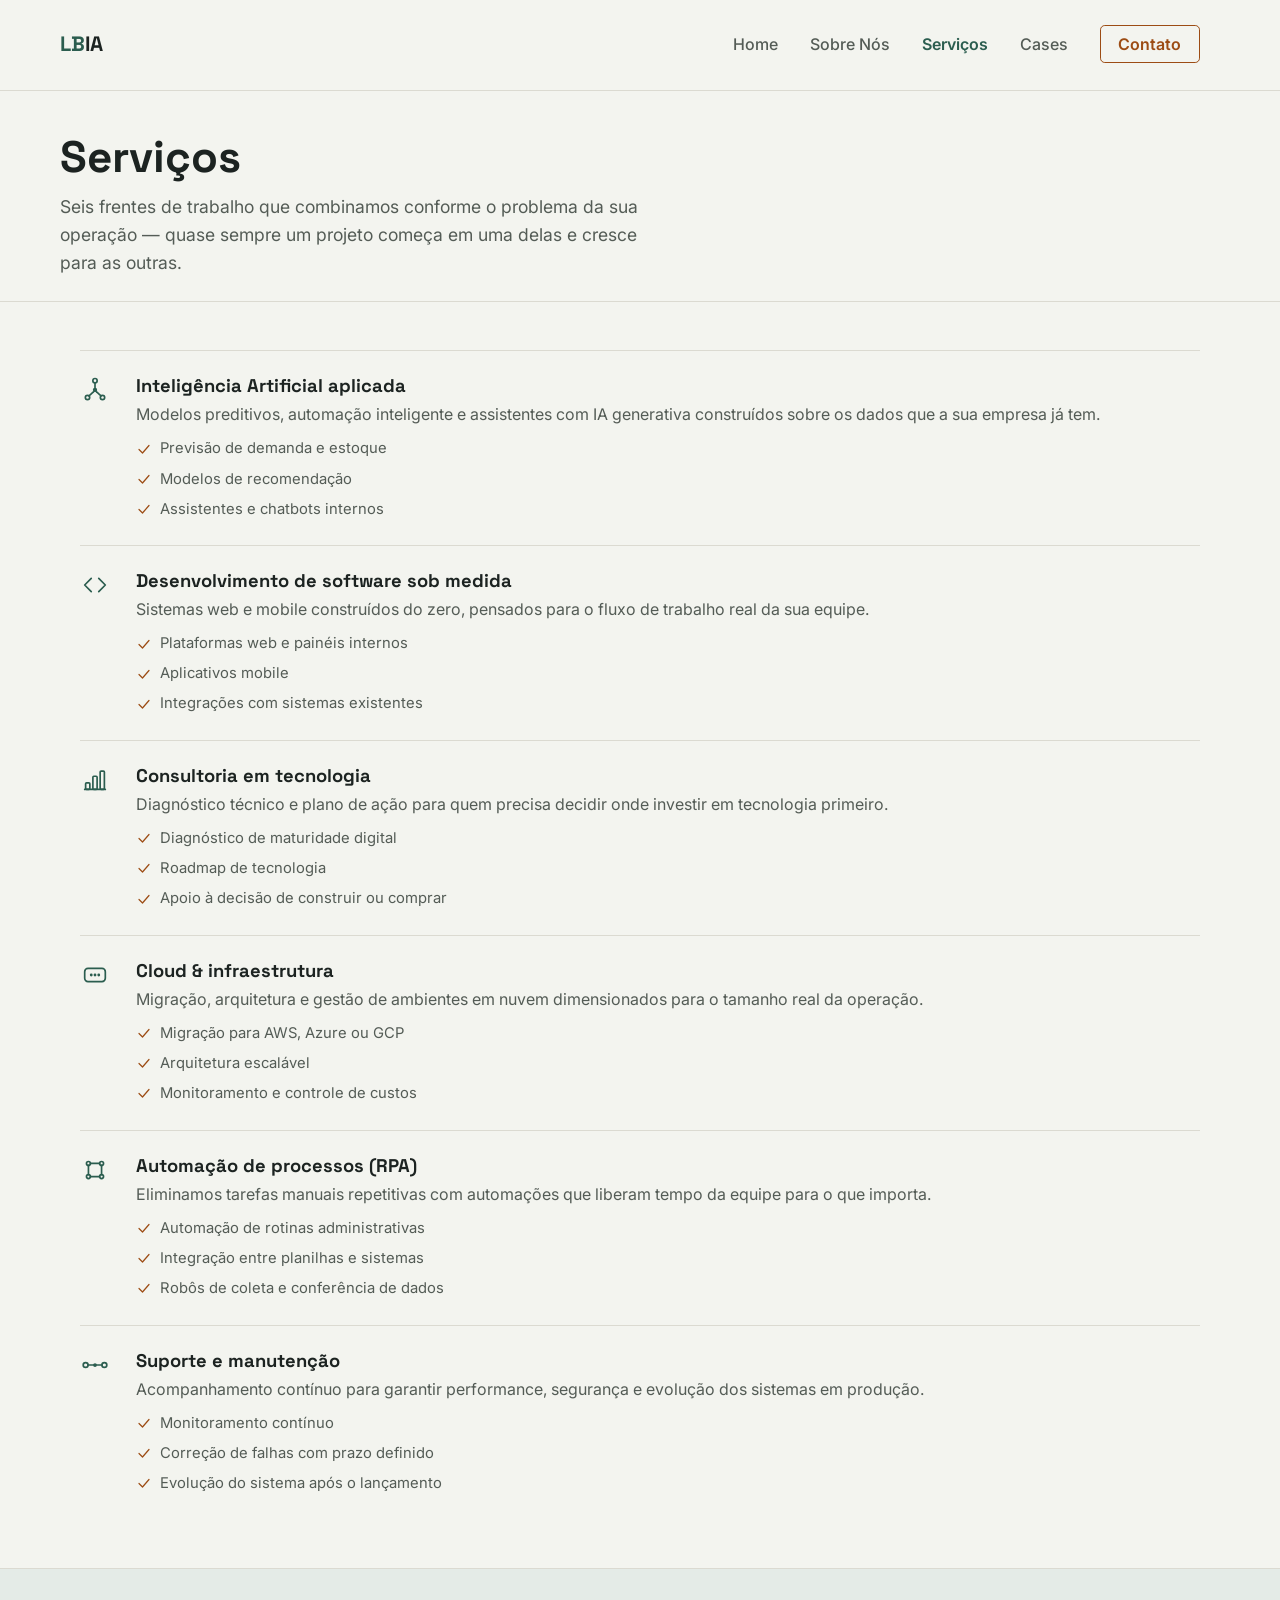
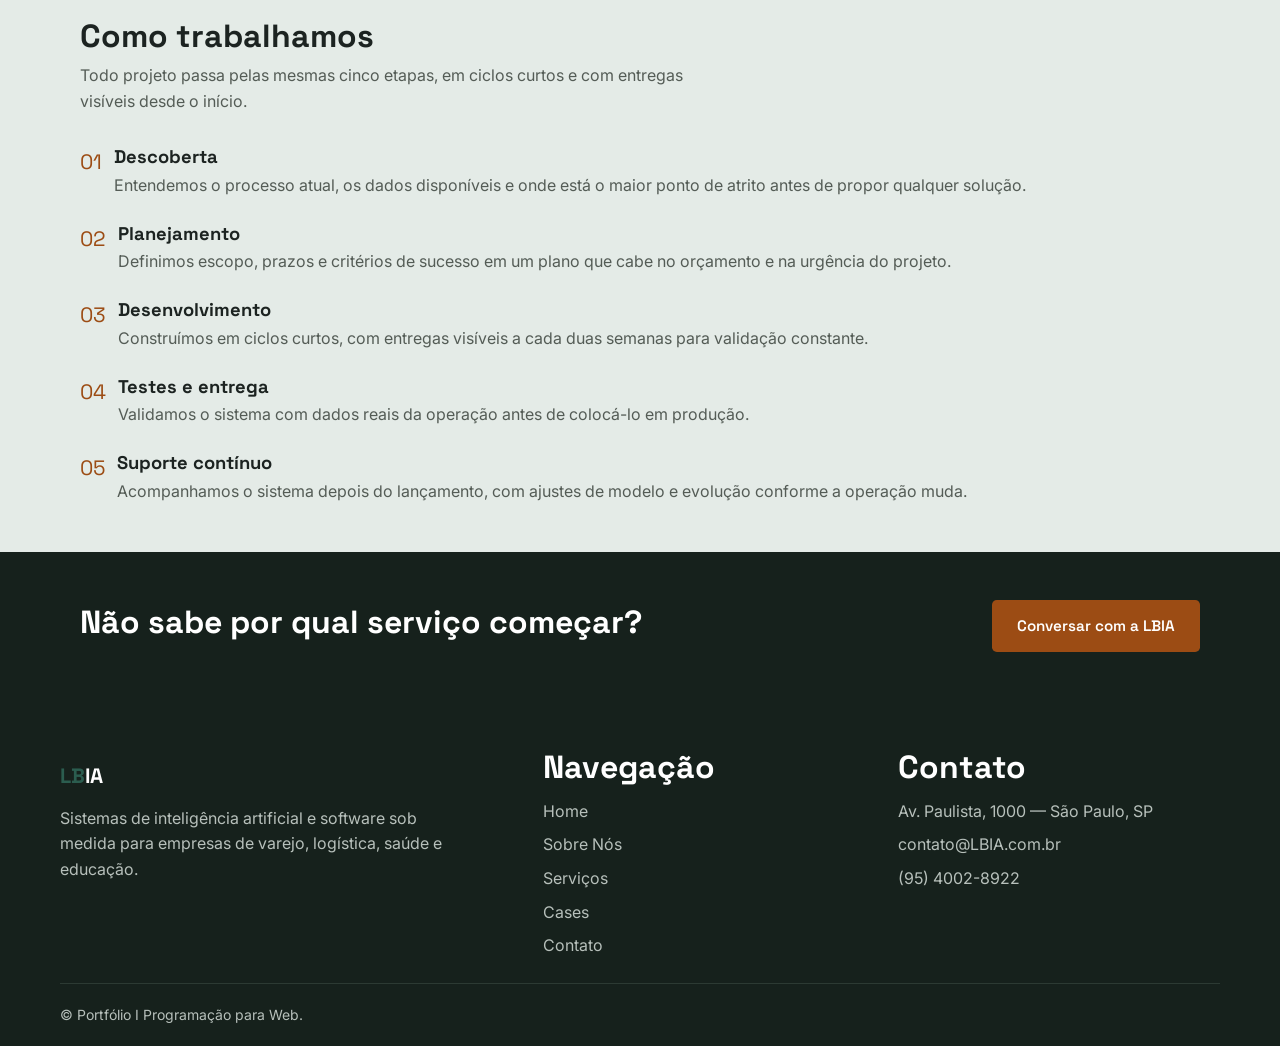
<file: servicos.html>
<!DOCTYPE html>
<html lang="pt-BR">
<head>
  <meta charset="UTF-8">
  <meta name="viewport" content="width=device-width, initial-scale=1.0">
  <title>Serviços — LBIA</title>
  <meta name="description" content="Conheça os serviços da LBIA: inteligência artificial aplicada, desenvolvimento de software, consultoria, cloud, automação e suporte.">

  <link rel="preconnect" href="https://fonts.googleapis.com">
  <link rel="preconnect" href="https://fonts.gstatic.com" crossorigin>
  <link href="https://fonts.googleapis.com/css2?family=Space+Grotesk:wght@500;600;700&family=Inter:wght@400;500;600&display=swap" rel="stylesheet">

  <link rel="icon" href="data:image/svg+xml,<svg xmlns=%22http://www.w3.org/2000/svg%22 viewBox=%220 0 32 32%22><rect width=%2232%22 height=%2232%22 rx=%228%22 fill=%22%232b5d4f%22/><circle cx=%2216%22 cy=%228%22 r=%222.6%22 fill=%22%23f3f4ef%22/><circle cx=%229%22 cy=%2224%22 r=%222.6%22 fill=%22%23f3f4ef%22/><circle cx=%2223%22 cy=%2224%22 r=%222.6%22 fill=%22%23f3f4ef%22/><line x1=%2216%22 y1=%2211%22 x2=%2216%22 y2=%2219%22 stroke=%22%23f3f4ef%22 stroke-width=%222%22/><line x1=%2211%22 y1=%2222.5%22 x2=%2215%22 y2=%2219%22 stroke=%22%23f3f4ef%22 stroke-width=%222%22/><line x1=%2221%22 y1=%2222.5%22 x2=%2217%22 y2=%2219%22 stroke=%22%23f3f4ef%22 stroke-width=%222%22/></svg>">

  <link rel="stylesheet" href="style.css">
</head>
<body>

  <a class="skip-link" href="#conteudo-principal">Pular para o conteúdo principal</a>

  <!-- ===================== CABEÇALHO ===================== -->
  <header class="site-header">
    <div class="container header-inner">
      <a href="index.html" class="logo"><em>LB</em>IA</a>

      <input type="checkbox" id="nav-toggle" class="nav-toggle">
      <label for="nav-toggle" class="nav-toggle-label" aria-label="Abrir menu de navegação">
        <span></span><span></span><span></span>
      </label>

      <nav class="site-nav" aria-label="Navegação principal">
        <ul>
          <li><a href="index.html">Home</a></li>
          <li><a href="sobre.html">Sobre Nós</a></li>
          <li><a href="servicos.html" aria-current="page">Serviços</a></li>
          <li><a href="cases.html">Cases</a></li>
          <li><a href="contato.html" class="nav-cta">Contato</a></li>
        </ul>
      </nav>
    </div>
  </header>

  <main id="conteudo-principal">

    <!-- ===================== CABEÇALHO DA PÁGINA ===================== -->
    <section class="page-head container">
      <h1>Serviços</h1>
      <p class="lede">Seis frentes de trabalho que combinamos conforme o
        problema da sua operação — quase sempre um projeto começa em uma
        delas e cresce para as outras.</p>
    </section>

    <!-- ===================== LISTA DE SERVIÇOS ===================== -->
    <section class="section">
      <div class="container rule-list">

        <div class="service-detail">
          <div class="service-detail-icon">
            <svg width="30" height="30" viewBox="0 0 32 32" fill="none" stroke="currentColor" stroke-width="1.8" stroke-linecap="round" aria-hidden="true">
              <circle cx="16" cy="6" r="2.3"/>
              <circle cx="8" cy="24" r="2.3"/>
              <circle cx="24" cy="24" r="2.3"/>
              <circle cx="16" cy="16" r="2.3" fill="currentColor" stroke="none"/>
              <line x1="16" y1="8.3" x2="16" y2="13.7"/>
              <line x1="9.6" y1="22.2" x2="14.3" y2="17.9"/>
              <line x1="22.4" y1="22.2" x2="17.7" y2="17.9"/>
            </svg>
          </div>
          <div>
            <h3>Inteligência Artificial aplicada</h3>
            <p>Modelos preditivos, automação inteligente e assistentes com
              IA generativa construídos sobre os dados que a sua empresa já
              tem.</p>
            <ul>
              <li>
                <svg width="16" height="16" viewBox="0 0 32 32" fill="none" stroke="currentColor" stroke-width="2.4" stroke-linecap="round" stroke-linejoin="round" aria-hidden="true"><polyline points="6,17 13,24 26,9"/></svg>
                Previsão de demanda e estoque
              </li>
              <li>
                <svg width="16" height="16" viewBox="0 0 32 32" fill="none" stroke="currentColor" stroke-width="2.4" stroke-linecap="round" stroke-linejoin="round" aria-hidden="true"><polyline points="6,17 13,24 26,9"/></svg>
                Modelos de recomendação
              </li>
              <li>
                <svg width="16" height="16" viewBox="0 0 32 32" fill="none" stroke="currentColor" stroke-width="2.4" stroke-linecap="round" stroke-linejoin="round" aria-hidden="true"><polyline points="6,17 13,24 26,9"/></svg>
                Assistentes e chatbots internos
              </li>
            </ul>
          </div>
        </div>

        <div class="service-detail">
          <div class="service-detail-icon">
            <svg width="30" height="30" viewBox="0 0 32 32" fill="none" stroke="currentColor" stroke-width="1.8" stroke-linecap="round" stroke-linejoin="round" aria-hidden="true">
              <polyline points="12,9 5,16 12,23"/>
              <polyline points="20,9 27,16 20,23"/>
            </svg>
          </div>
          <div>
            <h3>Desenvolvimento de software sob medida</h3>
            <p>Sistemas web e mobile construídos do zero, pensados para o
              fluxo de trabalho real da sua equipe.</p>
            <ul>
              <li>
                <svg width="16" height="16" viewBox="0 0 32 32" fill="none" stroke="currentColor" stroke-width="2.4" stroke-linecap="round" stroke-linejoin="round" aria-hidden="true"><polyline points="6,17 13,24 26,9"/></svg>
                Plataformas web e painéis internos
              </li>
              <li>
                <svg width="16" height="16" viewBox="0 0 32 32" fill="none" stroke="currentColor" stroke-width="2.4" stroke-linecap="round" stroke-linejoin="round" aria-hidden="true"><polyline points="6,17 13,24 26,9"/></svg>
                Aplicativos mobile
              </li>
              <li>
                <svg width="16" height="16" viewBox="0 0 32 32" fill="none" stroke="currentColor" stroke-width="2.4" stroke-linecap="round" stroke-linejoin="round" aria-hidden="true"><polyline points="6,17 13,24 26,9"/></svg>
                Integrações com sistemas existentes
              </li>
            </ul>
          </div>
        </div>

        <div class="service-detail">
          <div class="service-detail-icon">
            <svg width="30" height="30" viewBox="0 0 32 32" fill="none" stroke="currentColor" stroke-width="1.8" stroke-linecap="round" stroke-linejoin="round" aria-hidden="true">
              <line x1="5" y1="26" x2="27" y2="26"/>
              <rect x="6" y="19" width="4.5" height="7" rx="1"/>
              <rect x="13.75" y="12" width="4.5" height="14" rx="1"/>
              <rect x="21.5" y="6.5" width="4.5" height="19.5" rx="1"/>
            </svg>
          </div>
          <div>
            <h3>Consultoria em tecnologia</h3>
            <p>Diagnóstico técnico e plano de ação para quem precisa decidir
              onde investir em tecnologia primeiro.</p>
            <ul>
              <li>
                <svg width="16" height="16" viewBox="0 0 32 32" fill="none" stroke="currentColor" stroke-width="2.4" stroke-linecap="round" stroke-linejoin="round" aria-hidden="true"><polyline points="6,17 13,24 26,9"/></svg>
                Diagnóstico de maturidade digital
              </li>
              <li>
                <svg width="16" height="16" viewBox="0 0 32 32" fill="none" stroke="currentColor" stroke-width="2.4" stroke-linecap="round" stroke-linejoin="round" aria-hidden="true"><polyline points="6,17 13,24 26,9"/></svg>
                Roadmap de tecnologia
              </li>
              <li>
                <svg width="16" height="16" viewBox="0 0 32 32" fill="none" stroke="currentColor" stroke-width="2.4" stroke-linecap="round" stroke-linejoin="round" aria-hidden="true"><polyline points="6,17 13,24 26,9"/></svg>
                Apoio à decisão de construir ou comprar
              </li>
            </ul>
          </div>
        </div>

        <div class="service-detail">
          <div class="service-detail-icon">
            <svg width="30" height="30" viewBox="0 0 32 32" fill="none" stroke="currentColor" stroke-width="1.8" stroke-linecap="round" stroke-linejoin="round" aria-hidden="true">
              <rect x="5" y="9" width="22" height="14" rx="3.5"/>
              <circle cx="12" cy="16" r="1.5" fill="currentColor" stroke="none"/>
              <circle cx="16" cy="16" r="1.5" fill="currentColor" stroke="none"/>
              <circle cx="20" cy="16" r="1.5" fill="currentColor" stroke="none"/>
            </svg>
          </div>
          <div>
            <h3>Cloud &amp; infraestrutura</h3>
            <p>Migração, arquitetura e gestão de ambientes em nuvem
              dimensionados para o tamanho real da operação.</p>
            <ul>
              <li>
                <svg width="16" height="16" viewBox="0 0 32 32" fill="none" stroke="currentColor" stroke-width="2.4" stroke-linecap="round" stroke-linejoin="round" aria-hidden="true"><polyline points="6,17 13,24 26,9"/></svg>
                Migração para AWS, Azure ou GCP
              </li>
              <li>
                <svg width="16" height="16" viewBox="0 0 32 32" fill="none" stroke="currentColor" stroke-width="2.4" stroke-linecap="round" stroke-linejoin="round" aria-hidden="true"><polyline points="6,17 13,24 26,9"/></svg>
                Arquitetura escalável
              </li>
              <li>
                <svg width="16" height="16" viewBox="0 0 32 32" fill="none" stroke="currentColor" stroke-width="2.4" stroke-linecap="round" stroke-linejoin="round" aria-hidden="true"><polyline points="6,17 13,24 26,9"/></svg>
                Monitoramento e controle de custos
              </li>
            </ul>
          </div>
        </div>

        <div class="service-detail">
          <div class="service-detail-icon">
            <svg width="30" height="30" viewBox="0 0 32 32" fill="none" stroke="currentColor" stroke-width="1.8" stroke-linecap="round" aria-hidden="true">
              <circle cx="9" cy="9" r="2.1"/>
              <circle cx="23" cy="9" r="2.1"/>
              <circle cx="23" cy="23" r="2.1"/>
              <circle cx="9" cy="23" r="2.1"/>
              <line x1="11.1" y1="9" x2="20.9" y2="9"/>
              <line x1="23" y1="11.1" x2="23" y2="20.9"/>
              <line x1="20.9" y1="23" x2="11.1" y2="23"/>
              <line x1="9" y1="20.9" x2="9" y2="11.1"/>
            </svg>
          </div>
          <div>
            <h3>Automação de processos (RPA)</h3>
            <p>Eliminamos tarefas manuais repetitivas com automações que
              liberam tempo da equipe para o que importa.</p>
            <ul>
              <li>
                <svg width="16" height="16" viewBox="0 0 32 32" fill="none" stroke="currentColor" stroke-width="2.4" stroke-linecap="round" stroke-linejoin="round" aria-hidden="true"><polyline points="6,17 13,24 26,9"/></svg>
                Automação de rotinas administrativas
              </li>
              <li>
                <svg width="16" height="16" viewBox="0 0 32 32" fill="none" stroke="currentColor" stroke-width="2.4" stroke-linecap="round" stroke-linejoin="round" aria-hidden="true"><polyline points="6,17 13,24 26,9"/></svg>
                Integração entre planilhas e sistemas
              </li>
              <li>
                <svg width="16" height="16" viewBox="0 0 32 32" fill="none" stroke="currentColor" stroke-width="2.4" stroke-linecap="round" stroke-linejoin="round" aria-hidden="true"><polyline points="6,17 13,24 26,9"/></svg>
                Robôs de coleta e conferência de dados
              </li>
            </ul>
          </div>
        </div>

        <div class="service-detail">
          <div class="service-detail-icon">
            <svg width="30" height="30" viewBox="0 0 32 32" fill="none" stroke="currentColor" stroke-width="1.8" stroke-linecap="round" aria-hidden="true">
              <circle cx="6" cy="16" r="2.6"/>
              <circle cx="26" cy="16" r="2.6"/>
              <line x1="8.6" y1="16" x2="23.4" y2="16"/>
              <circle cx="16" cy="16" r="2" fill="currentColor" stroke="none"/>
            </svg>
          </div>
          <div>
            <h3>Suporte e manutenção</h3>
            <p>Acompanhamento contínuo para garantir performance, segurança
              e evolução dos sistemas em produção.</p>
            <ul>
              <li>
                <svg width="16" height="16" viewBox="0 0 32 32" fill="none" stroke="currentColor" stroke-width="2.4" stroke-linecap="round" stroke-linejoin="round" aria-hidden="true"><polyline points="6,17 13,24 26,9"/></svg>
                Monitoramento contínuo
              </li>
              <li>
                <svg width="16" height="16" viewBox="0 0 32 32" fill="none" stroke="currentColor" stroke-width="2.4" stroke-linecap="round" stroke-linejoin="round" aria-hidden="true"><polyline points="6,17 13,24 26,9"/></svg>
                Correção de falhas com prazo definido
              </li>
              <li>
                <svg width="16" height="16" viewBox="0 0 32 32" fill="none" stroke="currentColor" stroke-width="2.4" stroke-linecap="round" stroke-linejoin="round" aria-hidden="true"><polyline points="6,17 13,24 26,9"/></svg>
                Evolução do sistema após o lançamento
              </li>
            </ul>
          </div>
        </div>

      </div>
    </section>

    <!-- ===================== PROCESSO DE TRABALHO ===================== -->
    <section class="section section-tint">
      <div class="container">
        <div class="section-head">
          <h2>Como trabalhamos</h2>
          <p>Todo projeto passa pelas mesmas cinco etapas, em ciclos curtos
            e com entregas visíveis desde o início.</p>
        </div>

        <ol class="process-list">
          <li class="process-step">
            <div>
              <h3>Descoberta</h3>
              <p>Entendemos o processo atual, os dados disponíveis e onde
                está o maior ponto de atrito antes de propor qualquer
                solução.</p>
            </div>
          </li>
          <li class="process-step">
            <div>
              <h3>Planejamento</h3>
              <p>Definimos escopo, prazos e critérios de sucesso em um
                plano que cabe no orçamento e na urgência do projeto.</p>
            </div>
          </li>
          <li class="process-step">
            <div>
              <h3>Desenvolvimento</h3>
              <p>Construímos em ciclos curtos, com entregas visíveis a
                cada duas semanas para validação constante.</p>
            </div>
          </li>
          <li class="process-step">
            <div>
              <h3>Testes e entrega</h3>
              <p>Validamos o sistema com dados reais da operação antes de
                colocá-lo em produção.</p>
            </div>
          </li>
          <li class="process-step">
            <div>
              <h3>Suporte contínuo</h3>
              <p>Acompanhamos o sistema depois do lançamento, com ajustes
                de modelo e evolução conforme a operação muda.</p>
            </div>
          </li>
        </ol>
      </div>
    </section>

    <!-- ===================== CHAMADA FINAL ===================== -->
    <section class="section section-dark">
      <div class="container cta-band">
        <div>
          <h2>Não sabe por qual serviço começar?</h2>
        </div>
        <div class="btn-row">
          <a href="contato.html" class="btn btn-primary">Conversar com a LBIA</a>
        </div>
      </div>
    </section>

  </main>

  <!-- ===================== RODAPÉ ===================== -->
  <footer class="site-footer">
    <div class="container footer-inner">
      <div class="footer-brand">
        <p class="logo"><em>LB</em>IA</p>
        <p>Sistemas de inteligência artificial e software sob medida para
          empresas de varejo, logística, saúde e educação.</p>
      </div>

      <nav class="footer-col" aria-label="Links do rodapé">
        <h2>Navegação</h2>
        <ul>
          <li><a href="index.html">Home</a></li>
          <li><a href="sobre.html">Sobre Nós</a></li>
          <li><a href="servicos.html">Serviços</a></li>
          <li><a href="cases.html">Cases</a></li>
          <li><a href="contato.html">Contato</a></li>
        </ul>
      </nav>

      <div class="footer-col">
        <h2>Contato</h2>
        <address>
          <span>Av. Paulista, 1000 — São Paulo, SP</span>
          <a href="mailto:contato@LBIA.com.br">contato@LBIA.com.br</a>
          <a href="tel:+559540028922">(95) 4002-8922</a>
        </address>
      </div>
    </div>

    <div class="container footer-bottom">
      <p>&copy; Portfólio I Programação para Web.</p>
    </div>
  </footer>

</body>
</html>
</file>
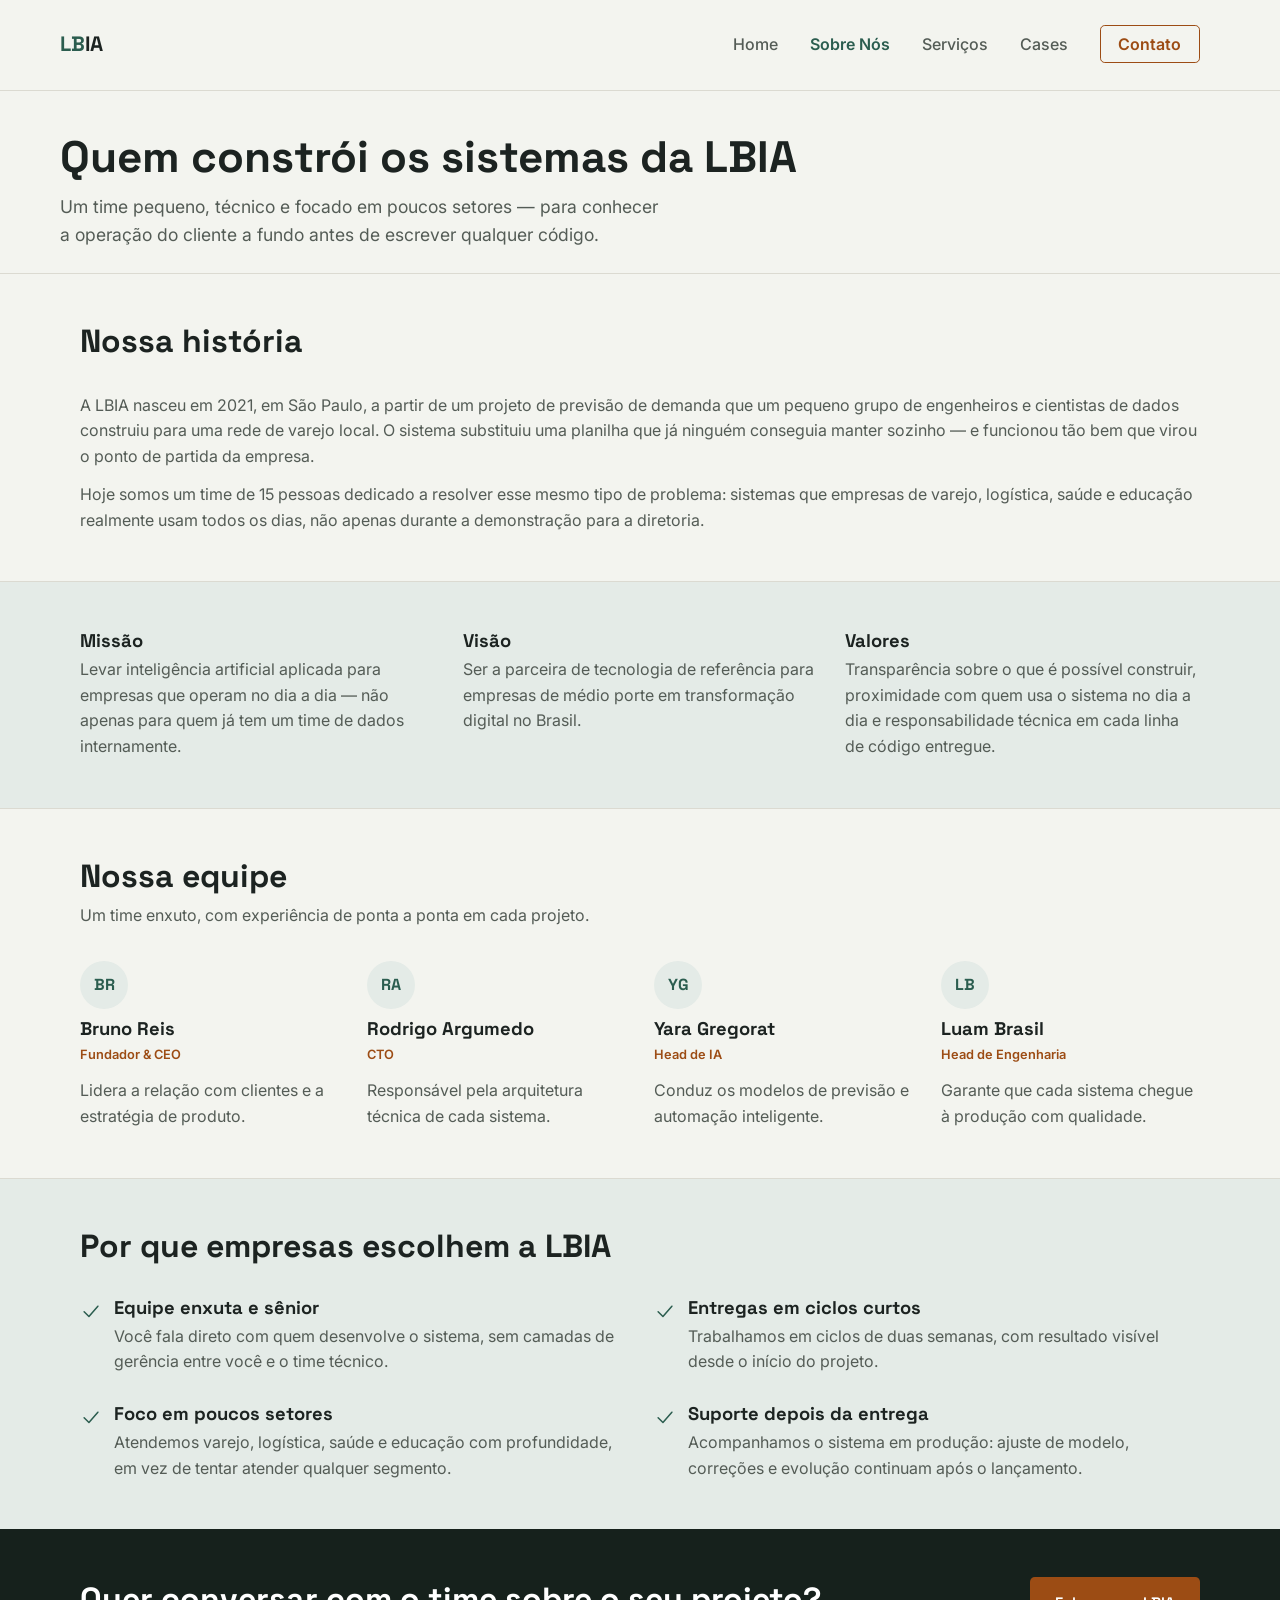
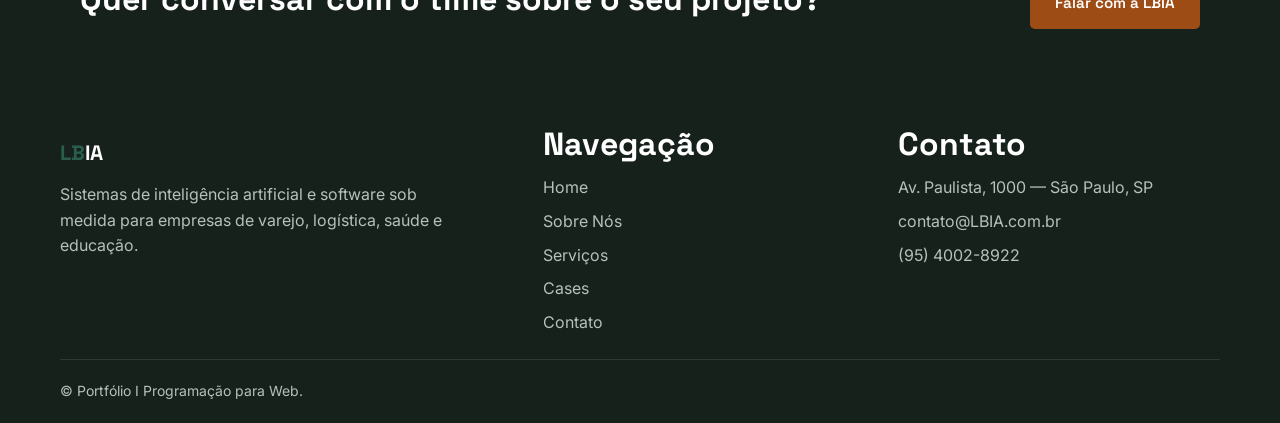
<file: sobre.html>
<!DOCTYPE html>
<html lang="pt-BR">
<head>
  <meta charset="UTF-8">
  <meta name="viewport" content="width=device-width, initial-scale=1.0">
  <title>Sobre Nós — LBIA</title>
  <meta name="description" content="Conheça a história, a missão e o time da LBIA, estúdio de tecnologia especializado em IA aplicada e software sob medida.">

  <link rel="preconnect" href="https://fonts.googleapis.com">
  <link rel="preconnect" href="https://fonts.gstatic.com" crossorigin>
  <link href="https://fonts.googleapis.com/css2?family=Space+Grotesk:wght@500;600;700&family=Inter:wght@400;500;600&display=swap" rel="stylesheet">

  <link rel="icon" href="data:image/svg+xml,<svg xmlns=%22http://www.w3.org/2000/svg%22 viewBox=%220 0 32 32%22><rect width=%2232%22 height=%2232%22 rx=%228%22 fill=%22%232b5d4f%22/><circle cx=%2216%22 cy=%228%22 r=%222.6%22 fill=%22%23f3f4ef%22/><circle cx=%229%22 cy=%2224%22 r=%222.6%22 fill=%22%23f3f4ef%22/><circle cx=%2223%22 cy=%2224%22 r=%222.6%22 fill=%22%23f3f4ef%22/><line x1=%2216%22 y1=%2211%22 x2=%2216%22 y2=%2219%22 stroke=%22%23f3f4ef%22 stroke-width=%222%22/><line x1=%2211%22 y1=%2222.5%22 x2=%2215%22 y2=%2219%22 stroke=%22%23f3f4ef%22 stroke-width=%222%22/><line x1=%2221%22 y1=%2222.5%22 x2=%2217%22 y2=%2219%22 stroke=%22%23f3f4ef%22 stroke-width=%222%22/></svg>">

  <link rel="stylesheet" href="style.css">
</head>
<body>

  <a class="skip-link" href="#conteudo-principal">Pular para o conteúdo principal</a>

  <!-- ===================== CABEÇALHO ===================== -->
  <header class="site-header">
    <div class="container header-inner">
      <a href="index.html" class="logo"><em>LB</em>IA</a>

      <input type="checkbox" id="nav-toggle" class="nav-toggle">
      <label for="nav-toggle" class="nav-toggle-label" aria-label="Abrir menu de navegação">
        <span></span><span></span><span></span>
      </label>

      <nav class="site-nav" aria-label="Navegação principal">
        <ul>
          <li><a href="index.html">Home</a></li>
          <li><a href="sobre.html" aria-current="page">Sobre Nós</a></li>
          <li><a href="servicos.html">Serviços</a></li>
          <li><a href="cases.html">Cases</a></li>
          <li><a href="contato.html" class="nav-cta">Contato</a></li>
        </ul>
      </nav>
    </div>
  </header>

  <main id="conteudo-principal">

    <!-- ===================== CABEÇALHO DA PÁGINA ===================== -->
    <section class="page-head container">
      <h1>Quem constrói os sistemas da LBIA</h1>
      <p class="lede">Um time pequeno, técnico e focado em poucos setores —
        para conhecer a operação do cliente a fundo antes de escrever
        qualquer código.</p>
    </section>

    <!-- ===================== NOSSA HISTÓRIA ===================== -->
    <section class="section">
      <div class="container">
        <div class="section-head">
          <h2>Nossa história</h2>
        </div>
        <p>A LBIA nasceu em 2021, em São Paulo, a partir de um projeto de
          previsão de demanda que um pequeno grupo de engenheiros e
          cientistas de dados construiu para uma rede de varejo local. O
          sistema substituiu uma planilha que já ninguém conseguia manter
          sozinho — e funcionou tão bem que virou o ponto de partida da
          empresa.</p>
        <p>Hoje somos um time de 15 pessoas dedicado a resolver esse mesmo
          tipo de problema: sistemas que empresas de varejo, logística,
          saúde e educação realmente usam todos os dias, não apenas durante
          a demonstração para a diretoria.</p>
      </div>
    </section>

    <!-- ===================== MISSÃO, VISÃO E VALORES ===================== -->
    <section class="section section-tint">
      <div class="container">
        <div class="pillars">
          <div class="pillar">
            <h3>Missão</h3>
            <p>Levar inteligência artificial aplicada para empresas que
              operam no dia a dia — não apenas para quem já tem um time de
              dados internamente.</p>
          </div>
          <div class="pillar">
            <h3>Visão</h3>
            <p>Ser a parceira de tecnologia de referência para empresas de
              médio porte em transformação digital no Brasil.</p>
          </div>
          <div class="pillar">
            <h3>Valores</h3>
            <p>Transparência sobre o que é possível construir, proximidade
              com quem usa o sistema no dia a dia e responsabilidade
              técnica em cada linha de código entregue.</p>
          </div>
        </div>
      </div>
    </section>

    <!-- ===================== EQUIPE ===================== -->
    <section class="section">
      <div class="container">
        <div class="section-head">
          <h2>Nossa equipe</h2>
          <p>Um time enxuto, com experiência de ponta a ponta em cada
            projeto.</p>
        </div>

        <div class="team-grid">
          <article class="team-member">
            <div class="team-avatar" aria-hidden="true">BR</div>
            <h3>Bruno Reis</h3>
            <p class="role">Fundador &amp; CEO</p>
            <p>Lidera a relação com clientes e a estratégia de produto.</p>
          </article>

          <article class="team-member">
            <div class="team-avatar" aria-hidden="true">RA</div>
            <h3>Rodrigo Argumedo</h3>
            <p class="role">CTO</p>
            <p>Responsável pela arquitetura técnica de cada sistema.</p>
          </article>

          <article class="team-member">
            <div class="team-avatar" aria-hidden="true">YG</div>
            <h3>Yara Gregorat</h3>
            <p class="role">Head de IA</p>
            <p>Conduz os modelos de previsão e automação inteligente.</p>
          </article>

          <article class="team-member">
            <div class="team-avatar" aria-hidden="true">LB</div>
            <h3>Luam Brasil</h3>
            <p class="role">Head de Engenharia</p>
            <p>Garante que cada sistema chegue à produção com qualidade.</p>
          </article>
        </div>
      </div>
    </section>

    <!-- ===================== DIFERENCIAIS ===================== -->
    <section class="section section-tint">
      <div class="container">
        <div class="section-head">
          <h2>Por que empresas escolhem a LBIA</h2>
        </div>

        <div class="differentiators">
          <div class="differentiator">
            <svg width="22" height="22" viewBox="0 0 32 32" fill="none" stroke="currentColor" stroke-width="2.2" stroke-linecap="round" stroke-linejoin="round" aria-hidden="true">
              <polyline points="6,17 13,24 26,9"/>
            </svg>
            <div>
              <h3>Equipe enxuta e sênior</h3>
              <p>Você fala direto com quem desenvolve o sistema, sem
                camadas de gerência entre você e o time técnico.</p>
            </div>
          </div>

          <div class="differentiator">
            <svg width="22" height="22" viewBox="0 0 32 32" fill="none" stroke="currentColor" stroke-width="2.2" stroke-linecap="round" stroke-linejoin="round" aria-hidden="true">
              <polyline points="6,17 13,24 26,9"/>
            </svg>
            <div>
              <h3>Entregas em ciclos curtos</h3>
              <p>Trabalhamos em ciclos de duas semanas, com resultado
                visível desde o início do projeto.</p>
            </div>
          </div>

          <div class="differentiator">
            <svg width="22" height="22" viewBox="0 0 32 32" fill="none" stroke="currentColor" stroke-width="2.2" stroke-linecap="round" stroke-linejoin="round" aria-hidden="true">
              <polyline points="6,17 13,24 26,9"/>
            </svg>
            <div>
              <h3>Foco em poucos setores</h3>
              <p>Atendemos varejo, logística, saúde e educação com
                profundidade, em vez de tentar atender qualquer segmento.</p>
            </div>
          </div>

          <div class="differentiator">
            <svg width="22" height="22" viewBox="0 0 32 32" fill="none" stroke="currentColor" stroke-width="2.2" stroke-linecap="round" stroke-linejoin="round" aria-hidden="true">
              <polyline points="6,17 13,24 26,9"/>
            </svg>
            <div>
              <h3>Suporte depois da entrega</h3>
              <p>Acompanhamos o sistema em produção: ajuste de modelo,
                correções e evolução continuam após o lançamento.</p>
            </div>
          </div>
        </div>
      </div>
    </section>

    <!-- ===================== CHAMADA FINAL ===================== -->
    <section class="section section-dark">
      <div class="container cta-band">
        <div>
          <h2>Quer conversar com o time sobre o seu projeto?</h2>
        </div>
        <div class="btn-row">
          <a href="contato.html" class="btn btn-primary">Falar com a LBIA</a>
        </div>
      </div>
    </section>

  </main>

  <!-- ===================== RODAPÉ ===================== -->
  <footer class="site-footer">
    <div class="container footer-inner">
      <div class="footer-brand">
        <p class="logo"><em>LB</em>IA</p>
        <p>Sistemas de inteligência artificial e software sob medida para
          empresas de varejo, logística, saúde e educação.</p>
      </div>

      <nav class="footer-col" aria-label="Links do rodapé">
        <h2>Navegação</h2>
        <ul>
          <li><a href="index.html">Home</a></li>
          <li><a href="sobre.html">Sobre Nós</a></li>
          <li><a href="servicos.html">Serviços</a></li>
          <li><a href="cases.html">Cases</a></li>
          <li><a href="contato.html">Contato</a></li>
        </ul>
      </nav>

      <div class="footer-col">
        <h2>Contato</h2>
        <address>
          <span>Av. Paulista, 1000 — São Paulo, SP</span>
          <a href="mailto:contato@LBIA.com.br">contato@LBIA.com.br</a>
          <a href="tel:+559540028922">(95) 4002-8922</a>
        </address>
      </div>
    </div>

    <div class="container footer-bottom">
      <p>&copy; Portfólio I Programação para Web.</p>
    </div>
  </footer>

</body>
</html>
</file>
<file: style.css>
/* =========================================================
   LBIA — FOLHA DE ESTILOS
   Site institucional (Atividade de Portfólio I)
   ========================================================= */

/* ---------- Reset básico ---------- */
* { box-sizing: border-box; margin: 0; padding: 0; }
ul, ol { list-style: none; }
a { text-decoration: none; color: inherit; }
img, svg { max-width: 100%; display: block; }

/* ---------- Variáveis ---------- */
:root {
  --cor-fundo: #f3f4ef;
  --cor-fundo-alt: #e4ebe7;
  --cor-texto: #1c2321;
  --cor-texto-claro: #545c56;
  --cor-primaria: #2b5d4f;
  --cor-destaque: #9c4c14;
  --cor-escura: #16211c;
  --cor-borda: #dbdad1;
  --fonte-titulo: "Space Grotesk", sans-serif;
  --fonte-texto: "Inter", sans-serif;
}

/* ---------- Tipografia ---------- */
body {
  font-family: var(--fonte-texto);
  font-size: 1rem;
  line-height: 1.6;
  color: var(--cor-texto-claro);
  background-color: var(--cor-fundo);
}

h1, h2, h3, h4 { font-family: var(--fonte-titulo); color: var(--cor-texto); line-height: 1.2; }
h1 { font-size: 2rem; }
h2 { font-size: 1.6rem; margin-bottom: 0.5rem; }
h3 { font-size: 1.15rem; margin-bottom: 0.3rem; }
p + p { margin-top: 0.8em; }
.lede { font-size: 1.1rem; max-width: 38rem; }

/* ---------- Layout ---------- */
.container { width: 100%; max-width: 1160px; margin: 0 auto; padding: 0 1.25rem; }
.section { padding: 3rem 0; border-top: 1px solid var(--cor-borda); }
.section-tint { background-color: var(--cor-fundo-alt); }
.section-dark { background-color: var(--cor-escura); color: #b7c0bb; border-top: none; }
.section-dark h2 { color: #fff; }
.section-head { margin-bottom: 2rem; max-width: 40rem; }
.section-foot { margin-top: 2rem; }
.page-head { padding: 2.5rem 0 1.5rem; }
.page-head .lede { margin-top: 0.6rem; }

/* Listas divididas por linha (usadas em vários blocos de conteúdo) */
.rule-list > * { padding: 1.5rem 0; border-top: 1px solid var(--cor-borda); }
.section-dark .rule-list > * { border-top-color: #2c3a33; }

/* Grades — uma coluna no celular; colunas extras vêm no media query */
.grid, .stats, .pillars, .differentiators, .team-grid, .case-grid, .quotes {
  display: grid;
  gap: 1.75rem;
}

/* ---------- Acessibilidade ---------- */
.skip-link {
  position: absolute;
  top: -100%;
  left: 1rem;
  background: var(--cor-primaria);
  color: #fff;
  padding: 0.75rem 1.25rem;
  border-radius: 0.3rem;
}
.skip-link:focus { top: 1rem; z-index: 200; }

a:focus-visible, button:focus-visible, input:focus-visible,
textarea:focus-visible, summary:focus-visible {
  outline: 3px solid var(--cor-destaque);
  outline-offset: 2px;
}

/* ---------- Botões ---------- */
.btn {
  display: inline-block;
  padding: 0.8rem 1.5rem;
  border-radius: 0.3rem;
  font-family: var(--fonte-titulo);
  font-weight: 600;
  font-size: 0.95rem;
  border: 1.5px solid transparent;
  transition: background-color 0.2s ease, color 0.2s ease;
}
.btn-primary { background-color: var(--cor-destaque); color: #fff; }
.btn-primary:hover { background-color: #7a3a0f; }
.btn-secondary { border-color: var(--cor-texto); color: var(--cor-texto); }
.btn-secondary:hover { background-color: var(--cor-texto); color: #fff; }
.section-dark .btn-secondary { border-color: #b7c0bb; color: #fff; }
.btn-row { display: flex; flex-wrap: wrap; gap: 0.75rem; margin-top: 1.5rem; }

/* ---------- Cabeçalho e navegação ---------- */
.site-header {
  position: sticky;
  top: 0;
  background-color: var(--cor-fundo);
  border-bottom: 1px solid var(--cor-borda);
  z-index: 10;
}
.header-inner { display: flex; align-items: center; justify-content: space-between; padding: 1rem 0; position: relative; }
.logo { font-family: var(--fonte-titulo); font-weight: 700; font-size: 1.3rem; color: var(--cor-texto); }
.logo em { font-style: normal; color: var(--cor-primaria); }
.nav-toggle { position: absolute; opacity: 0; }
.nav-toggle-label { display: flex; flex-direction: column; gap: 5px; width: 2rem; cursor: pointer; }
.nav-toggle-label span { height: 2px; background-color: var(--cor-texto); }

.site-nav {
  display: none;
  position: absolute;
  top: 100%;
  left: 0;
  right: 0;
  background-color: #fff;
  border-bottom: 1px solid var(--cor-borda);
}
.nav-toggle:checked ~ .site-nav { display: block; }
.site-nav ul { display: flex; flex-direction: column; padding: 1rem 1.25rem; gap: 0.9rem; }
.site-nav a { font-weight: 500; color: var(--cor-texto-claro); }
.site-nav a[aria-current="page"] { color: var(--cor-primaria); font-weight: 600; }
.site-nav a.nav-cta { color: var(--cor-destaque); font-weight: 600; }

/* ---------- Rodapé ---------- */
.site-footer { background-color: var(--cor-escura); color: #b7c0bb; }
.footer-inner { padding: 3rem 0 1.5rem; display: grid; gap: 2rem; }
.footer-brand .logo, .footer-col h2 { color: #fff; }
.footer-brand p { margin-top: 0.75rem; max-width: 24rem; }
.footer-col ul { display: flex; flex-direction: column; gap: 0.5rem; margin-top: 0.75rem; }
.footer-col address { font-style: normal; display: flex; flex-direction: column; gap: 0.5rem; margin-top: 0.75rem; }
.footer-bottom { border-top: 1px solid #2c3a33; padding: 1.25rem 0; font-size: 0.875rem; }

/* ---------- Home: hero, estatísticas, tags de destaque ---------- */
.hero { padding: 2.5rem 0; display: grid; gap: 2rem; }
.hero-text { min-width: 0; }
.hero h1 { max-width: 18ch; }
.hero .lede { margin-top: 1rem; }

.hero-panel { background-color: #fff; border: 1px solid var(--cor-borda); border-radius: 0.5rem; padding: 1.5rem; }
.hero-panel-head { display: flex; justify-content: space-between; font-size: 0.85rem; padding-bottom: 0.75rem; border-bottom: 1px solid var(--cor-borda); }
.hero-panel-dot { width: 8px; height: 8px; border-radius: 50%; background-color: var(--cor-destaque); display: inline-block; margin-right: 0.4rem; }
.hero-panel-chart { margin-top: 1rem; color: var(--cor-primaria); }
.hero-panel-readouts { margin-top: 1rem; display: grid; grid-template-columns: repeat(3, 1fr); gap: 0.5rem; padding-top: 0.75rem; border-top: 1px solid var(--cor-borda); font-size: 0.75rem; }
.hero-panel-readouts dd { font-family: var(--fonte-titulo); font-size: 1.3rem; color: var(--cor-texto); }

.stats dt { font-family: var(--fonte-titulo); font-size: 2.25rem; color: var(--cor-primaria); }

/* Pequenos rótulos em destaque (tag de setor, cargo da equipe, resultado) */
.tag, .role { font-size: 0.8rem; font-weight: 600; color: var(--cor-destaque); display: block; margin-bottom: 0.3rem; }
.case-preview p { margin-bottom: 0.4rem; }
.result, .result-figure { font-family: var(--fonte-titulo); color: var(--cor-primaria); font-size: 1.4rem; }
.result-figure span { display: block; font-family: var(--fonte-texto); font-size: 0.85rem; color: var(--cor-texto-claro); margin-top: 0.2rem; }

.service-row-head { display: flex; align-items: center; gap: 0.75rem; margin-bottom: 0.4rem; }
.service-row-head svg { color: var(--cor-primaria); }

.quote { border-left: 3px solid var(--cor-destaque); padding-left: 1.25rem; font-size: 1.1rem; color: var(--cor-texto); }
.quote footer { margin-top: 0.75rem; font-size: 0.9rem; color: var(--cor-texto-claro); font-family: var(--fonte-texto); }
.section-dark .quote footer { color: #b7c0bb; }

.cta-band { display: flex; flex-direction: column; gap: 1.5rem; }

/* ---------- Sobre Nós ---------- */
.team-avatar {
  width: 3rem;
  height: 3rem;
  border-radius: 50%;
  background-color: var(--cor-fundo-alt);
  color: var(--cor-primaria);
  font-family: var(--fonte-titulo);
  font-weight: 700;
  display: flex;
  align-items: center;
  justify-content: center;
  margin-bottom: 0.6rem;
}
.differentiator { display: flex; gap: 0.75rem; }
.differentiator svg { color: var(--cor-primaria); flex-shrink: 0; margin-top: 0.2rem; }

/* ---------- Serviços ---------- */
.service-detail { display: grid; gap: 1rem; }
.service-detail-icon { color: var(--cor-primaria); }
.service-detail ul { margin-top: 0.6rem; display: flex; flex-direction: column; gap: 0.4rem; font-size: 0.925rem; }
.service-detail ul li { display: flex; gap: 0.5rem; }
.service-detail ul svg { color: var(--cor-destaque); flex-shrink: 0; margin-top: 0.2rem; }

.process-list { display: grid; gap: 1.5rem; counter-reset: passo; }
.process-step::before {
  counter-increment: passo;
  content: counter(passo, decimal-leading-zero);
  font-family: var(--fonte-titulo);
  color: var(--cor-destaque);
  font-size: 1.3rem;
  margin-right: 0.75rem;
}

/* ---------- Cases ---------- */
.case-featured { display: grid; gap: 1.5rem; padding-bottom: 2rem; margin-bottom: 2rem; border-bottom: 1px solid var(--cor-borda); }
.case-item dl { margin: 0.5rem 0; font-size: 0.925rem; }
.case-item dt { font-weight: 600; color: var(--cor-texto); display: inline; }
.case-item dd { display: inline; }

/* ---------- Contato ---------- */
.contact-layout { display: grid; gap: 2.5rem; }
.contact-form { display: grid; gap: 1.25rem; }
.form-row { display: grid; gap: 1.25rem; }
.form-field { display: flex; flex-direction: column; gap: 0.4rem; }
.form-field label { font-size: 0.9rem; font-weight: 600; color: var(--cor-texto); }
.hint { font-weight: 400; color: var(--cor-texto-claro); font-size: 0.8rem; }

.form-field input, .form-field select, .form-field textarea {
  padding: 0.75rem 0.9rem;
  border: 1.5px solid var(--cor-borda);
  border-radius: 0.3rem;
  background-color: #fff;
  color: var(--cor-texto);
  font-family: inherit;
}
.form-field input:focus, .form-field select:focus, .form-field textarea:focus {
  border-color: var(--cor-primaria);
  outline: none;
}
.form-field textarea { resize: vertical; min-height: 8rem; }

.contact-info { display: flex; flex-direction: column; gap: 1.5rem; }
.contact-info address { font-style: normal; display: flex; flex-direction: column; gap: 1.25rem; }
.contact-info-item { display: flex; gap: 0.75rem; }
.contact-info-item svg { color: var(--cor-primaria); flex-shrink: 0; margin-top: 0.15rem; }
.contact-info-item h3 { font-size: 0.9rem; color: var(--cor-texto-claro); }

.map-panel { border: 1px solid var(--cor-borda); border-radius: 0.5rem; padding: 1.5rem; background-color: #fff; font-size: 0.875rem; }
.map-panel strong { display: block; margin-bottom: 0.3rem; color: var(--cor-texto); }

.faq-item { border-top: 1px solid var(--cor-borda); padding: 1.25rem 0; }
.faq-item summary { cursor: pointer; font-family: var(--fonte-titulo); font-weight: 600; color: var(--cor-texto); display: flex; justify-content: space-between; }
.faq-item summary::-webkit-details-marker { display: none; }
.faq-item summary::after { content: "+"; color: var(--cor-primaria); font-size: 1.4rem; }
.faq-item[open] summary::after { content: "–"; }
.faq-item p { margin-top: 0.75rem; }

/* =========================================================
   MEDIA QUERIES — abordagem mobile-first
   ========================================================= */

/* Tablet */
@media (min-width: 768px) {
  h1 { font-size: 2.75rem; }
  h2 { font-size: 2rem; }
  .nav-toggle-label { display: none; }
  .site-nav { display: block; position: static; background: none; border: none; }
  .site-nav ul { flex-direction: row; gap: 2rem; }
  .site-nav a.nav-cta { border: 1.5px solid var(--cor-destaque); padding: 0.5rem 1.1rem; border-radius: 0.3rem; }

  .footer-inner { grid-template-columns: 1.4fr 1fr 1fr; }
  .stats { grid-template-columns: repeat(4, 1fr); }
  .team-grid { grid-template-columns: repeat(4, 1fr); }
  .pillars { grid-template-columns: repeat(3, 1fr); }
  .differentiators { grid-template-columns: repeat(2, 1fr); }
  .case-grid { grid-template-columns: repeat(2, 1fr); }
  .quotes { grid-template-columns: repeat(2, 1fr); }
  .form-row { grid-template-columns: 1fr 1fr; }

  .service-detail { grid-template-columns: 2.5rem 1fr; }
  .process-step { display: flex; }
  .case-featured { grid-template-columns: 1.3fr 1fr; align-items: center; }
  .contact-layout { grid-template-columns: 1.2fr 1fr; }
}

/* Desktop */
@media (min-width: 1024px) {
  .hero { grid-template-columns: 1.1fr 0.9fr; align-items: center; }
  .service-rows-home { grid-template-columns: repeat(2, 1fr); }
  .cta-band { flex-direction: row; justify-content: space-between; align-items: center; }
  .cta-band .btn-row { margin-top: 0; }
}
</file>
